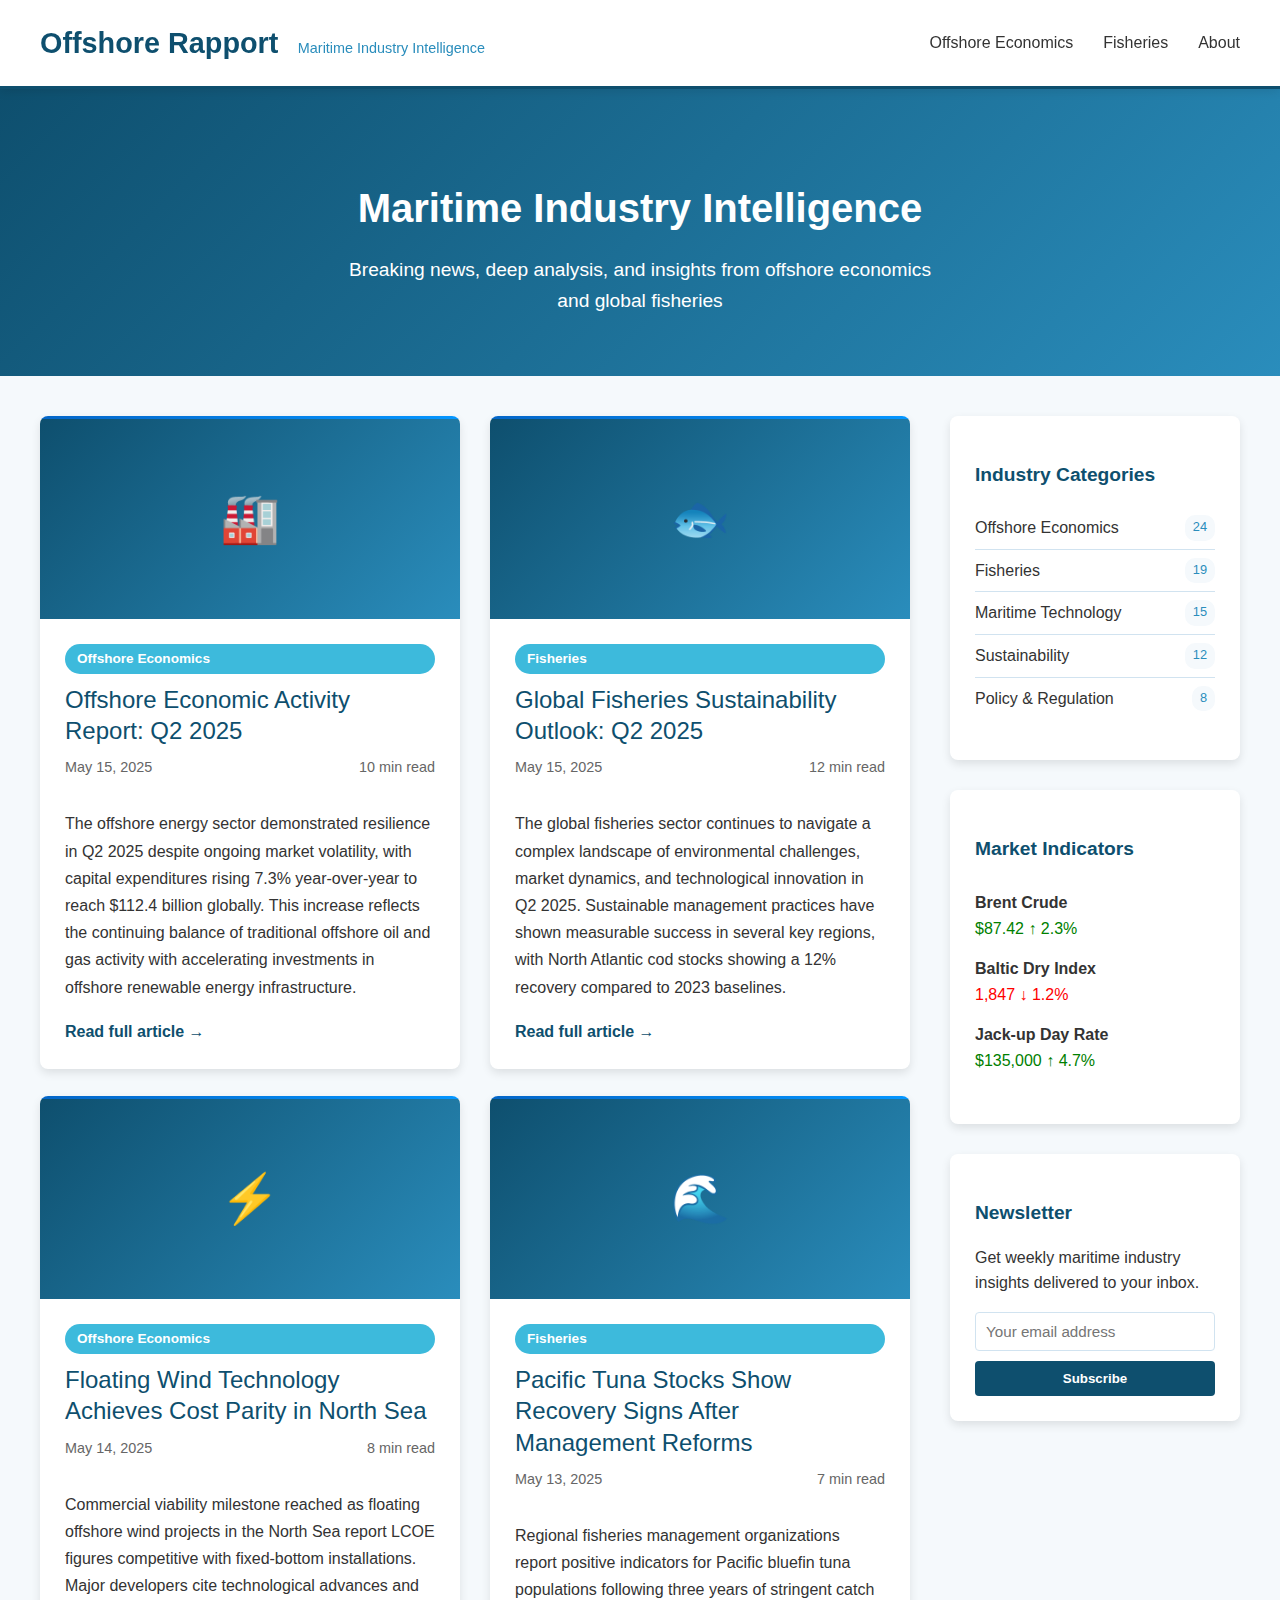
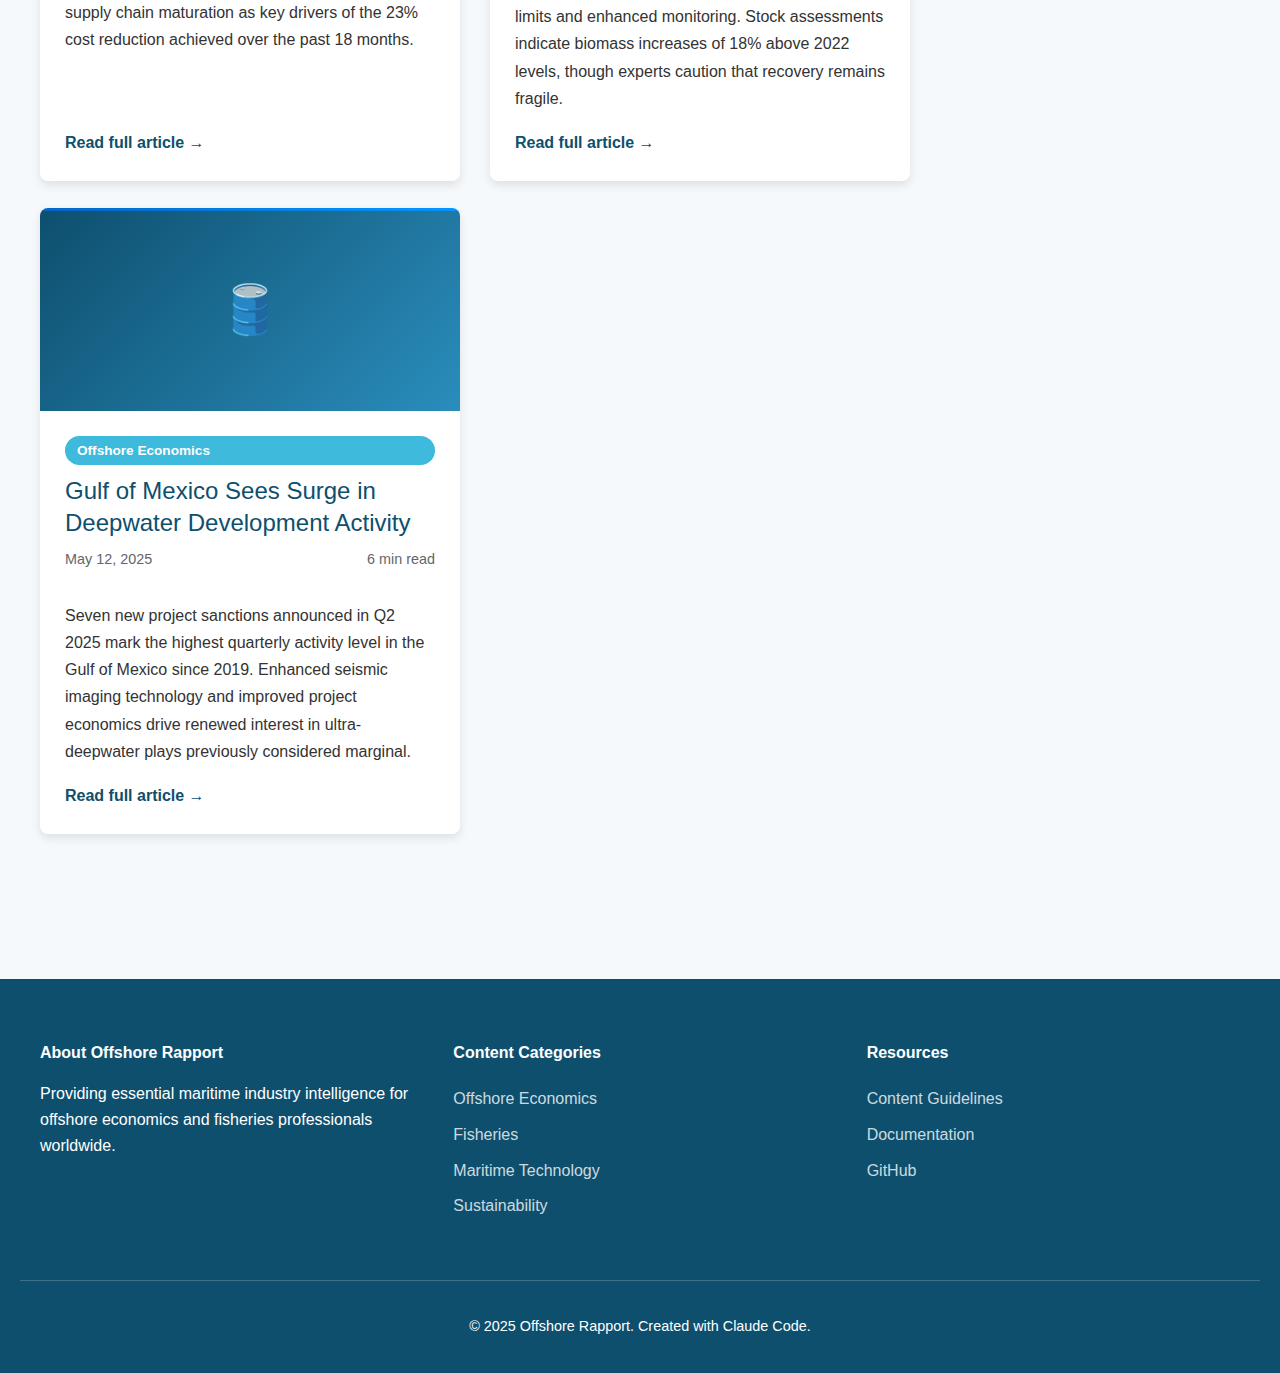
<file: index.html>
<!DOCTYPE html>
<html lang="en">
<head>
  <meta charset="UTF-8">
  <meta name="viewport" content="width=device-width, initial-scale=1.0">
  <title>Offshore Rapport - Maritime Industry Intelligence</title>
  <link rel="stylesheet" href="css/content-styles.css">
  <style>
    :root {
      --primary-color: #0e4f6e;
      --secondary-color: #2a8dbc;
      --accent-color: #3dbadc;
      --text-color: #333;
      --light-color: #f5f9fc;
      --border-color: #d1e3f0;
    }

    body {
      font-family: -apple-system, BlinkMacSystemFont, 'Segoe UI', Roboto, Oxygen, Ubuntu, Cantarell, 'Open Sans', 'Helvetica Neue', sans-serif;
      line-height: 1.6;
      color: var(--text-color);
      background-color: var(--light-color);
      margin: 0;
      padding: 0;
    }

    /* Header */
    header {
      background-color: white;
      border-bottom: 3px solid var(--primary-color);
      box-shadow: 0 2px 10px rgba(0,0,0,0.1);
      position: sticky;
      top: 0;
      z-index: 1000;
    }

    .header-content {
      max-width: 1200px;
      margin: 0 auto;
      padding: 20px;
      display: flex;
      justify-content: space-between;
      align-items: center;
    }

    .logo {
      font-size: 1.8rem;
      font-weight: bold;
      color: var(--primary-color);
      text-decoration: none;
    }

    .tagline {
      font-size: 0.9rem;
      color: var(--secondary-color);
      margin-left: 15px;
    }

    .nav-menu {
      display: flex;
      gap: 30px;
    }

    .nav-menu a {
      color: var(--text-color);
      text-decoration: none;
      font-weight: 500;
      transition: color 0.3s;
    }

    .nav-menu a:hover {
      color: var(--primary-color);
    }

    /* Hero Section */
    .hero {
      background: linear-gradient(135deg, var(--primary-color), var(--secondary-color));
      color: white;
      padding: 60px 20px;
      text-align: center;
    }

    .hero h1 {
      font-size: 2.5rem;
      margin-bottom: 15px;
    }

    .hero p {
      font-size: 1.2rem;
      max-width: 600px;
      margin: 0 auto;
    }

    /* Main Content */
    .main-content {
      max-width: 1200px;
      margin: 0 auto;
      padding: 40px 20px;
      display: grid;
      grid-template-columns: 3fr 1fr;
      gap: 40px;
    }

    /* Articles */
    .articles {
      display: grid;
      gap: 30px;
    }

    .article-card {
      background-color: white;
      border-radius: 8px;
      box-shadow: 0 4px 10px rgba(0,0,0,0.1);
      overflow: hidden;
      transition: transform 0.3s, box-shadow 0.3s;
    }

    .article-card:hover {
      transform: translateY(-5px);
      box-shadow: 0 8px 20px rgba(0,0,0,0.15);
    }

    .article-image {
      height: 200px;
      background: linear-gradient(135deg, var(--primary-color), var(--secondary-color));
      display: flex;
      align-items: center;
      justify-content: center;
      font-size: 3rem;
      color: white;
    }

    .article-content {
      padding: 25px;
    }

    .article-category {
      display: inline-block;
      background-color: var(--accent-color);
      color: white;
      padding: 4px 12px;
      border-radius: 15px;
      font-size: 0.85rem;
      margin-bottom: 10px;
    }

    .article-title {
      font-size: 1.5rem;
      color: var(--primary-color);
      margin-bottom: 10px;
      text-decoration: none;
      display: block;
    }

    .article-title:hover {
      color: var(--secondary-color);
    }

    .article-meta {
      display: flex;
      gap: 15px;
      color: #666;
      font-size: 0.9rem;
      margin-bottom: 15px;
    }

    .article-excerpt {
      color: var(--text-color);
      line-height: 1.7;
      margin-bottom: 15px;
    }

    .read-more {
      color: var(--primary-color);
      text-decoration: none;
      font-weight: 600;
      display: inline-flex;
      align-items: center;
      gap: 5px;
    }

    .read-more:hover {
      color: var(--secondary-color);
    }

    /* Sidebar */
    .sidebar {
      display: flex;
      flex-direction: column;
      gap: 30px;
    }

    .sidebar-section {
      background-color: white;
      border-radius: 8px;
      padding: 25px;
      box-shadow: 0 4px 10px rgba(0,0,0,0.1);
    }

    .sidebar-section h3 {
      color: var(--primary-color);
      margin-bottom: 15px;
      font-size: 1.2rem;
    }

    .category-list {
      list-style: none;
      padding: 0;
    }

    .category-list li {
      padding: 8px 0;
      border-bottom: 1px solid var(--border-color);
    }

    .category-list li:last-child {
      border-bottom: none;
    }

    .category-list a {
      color: var(--text-color);
      text-decoration: none;
      display: flex;
      justify-content: space-between;
    }

    .category-list a:hover {
      color: var(--primary-color);
    }

    .category-count {
      background-color: var(--light-color);
      color: var(--secondary-color);
      padding: 2px 8px;
      border-radius: 10px;
      font-size: 0.8rem;
    }

    /* Newsletter */
    .newsletter-form {
      display: flex;
      flex-direction: column;
      gap: 10px;
    }

    .newsletter-form input {
      padding: 10px;
      border: 1px solid var(--border-color);
      border-radius: 4px;
      font-size: 0.95rem;
    }

    .newsletter-form button {
      background-color: var(--primary-color);
      color: white;
      padding: 10px;
      border: none;
      border-radius: 4px;
      font-weight: 600;
      cursor: pointer;
      transition: background-color 0.3s;
    }

    .newsletter-form button:hover {
      background-color: var(--secondary-color);
    }

    /* Footer */
    footer {
      background-color: var(--primary-color);
      color: white;
      padding: 40px 20px 20px;
      margin-top: 60px;
    }

    .footer-content {
      max-width: 1200px;
      margin: 0 auto;
      display: grid;
      grid-template-columns: repeat(auto-fit, minmax(250px, 1fr));
      gap: 40px;
    }

    .footer-section h4 {
      margin-bottom: 15px;
    }

    .footer-section ul {
      list-style: none;
      padding: 0;
    }

    .footer-section ul li {
      padding: 5px 0;
    }

    .footer-section a {
      color: rgba(255,255,255,0.8);
      text-decoration: none;
    }

    .footer-section a:hover {
      color: white;
    }

    .footer-bottom {
      text-align: center;
      margin-top: 40px;
      padding-top: 20px;
      border-top: 1px solid rgba(255,255,255,0.2);
      font-size: 0.9rem;
    }

    /* Responsive */
    @media (max-width: 768px) {
      .main-content {
        grid-template-columns: 1fr;
      }
      
      .nav-menu {
        display: none;
      }
      
      .footer-content {
        grid-template-columns: 1fr;
      }
      
      .hero h1 {
        font-size: 2rem;
      }
    }
  </style>
</head>
<body>
  <header>
    <div class="header-content">
      <div>
        <a href="/" class="logo">Offshore Rapport</a>
        <span class="tagline">Maritime Industry Intelligence</span>
      </div>
      <nav class="nav-menu">
        <a href="#offshore-economics">Offshore Economics</a>
        <a href="#fisheries">Fisheries</a>
        <a href="#about">About</a>
      </nav>
    </div>
  </header>

  <section class="hero">
    <h1>Maritime Industry Intelligence</h1>
    <p>Breaking news, deep analysis, and insights from offshore economics and global fisheries</p>
  </section>

  <div class="main-content">
    <main class="articles">
      <article class="article-card">
        <div class="article-image">🏭</div>
        <div class="article-content">
          <span class="article-category">Offshore Economics</span>
          <a href="offshore-economics-sample.html" class="article-title">Offshore Economic Activity Report: Q2 2025</a>
          <div class="article-meta">
            <span>May 15, 2025</span>
            <span>10 min read</span>
          </div>
          <p class="article-excerpt">The offshore energy sector demonstrated resilience in Q2 2025 despite ongoing market volatility, with capital expenditures rising 7.3% year-over-year to reach $112.4 billion globally. This increase reflects the continuing balance of traditional offshore oil and gas activity with accelerating investments in offshore renewable energy infrastructure.</p>
          <a href="offshore-economics-sample.html" class="read-more">Read full article →</a>
        </div>
      </article>

      <article class="article-card">
        <div class="article-image">🐟</div>
        <div class="article-content">
          <span class="article-category">Fisheries</span>
          <a href="sample-content.html" class="article-title">Global Fisheries Sustainability Outlook: Q2 2025</a>
          <div class="article-meta">
            <span>May 15, 2025</span>
            <span>12 min read</span>
          </div>
          <p class="article-excerpt">The global fisheries sector continues to navigate a complex landscape of environmental challenges, market dynamics, and technological innovation in Q2 2025. Sustainable management practices have shown measurable success in several key regions, with North Atlantic cod stocks showing a 12% recovery compared to 2023 baselines.</p>
          <a href="sample-content.html" class="read-more">Read full article →</a>
        </div>
      </article>

      <article class="article-card">
        <div class="article-image">⚡</div>
        <div class="article-content">
          <span class="article-category">Offshore Economics</span>
          <div class="article-title">Floating Wind Technology Achieves Cost Parity in North Sea</div>
          <div class="article-meta">
            <span>May 14, 2025</span>
            <span>8 min read</span>
          </div>
          <p class="article-excerpt">Commercial viability milestone reached as floating offshore wind projects in the North Sea report LCOE figures competitive with fixed-bottom installations. Major developers cite technological advances and supply chain maturation as key drivers of the 23% cost reduction achieved over the past 18 months.</p>
          <a href="#" class="read-more">Read full article →</a>
        </div>
      </article>

      <article class="article-card">
        <div class="article-image">🌊</div>
        <div class="article-content">
          <span class="article-category">Fisheries</span>
          <div class="article-title">Pacific Tuna Stocks Show Recovery Signs After Management Reforms</div>
          <div class="article-meta">
            <span>May 13, 2025</span>
            <span>7 min read</span>
          </div>
          <p class="article-excerpt">Regional fisheries management organizations report positive indicators for Pacific bluefin tuna populations following three years of stringent catch limits and enhanced monitoring. Stock assessments indicate biomass increases of 18% above 2022 levels, though experts caution that recovery remains fragile.</p>
          <a href="#" class="read-more">Read full article →</a>
        </div>
      </article>

      <article class="article-card">
        <div class="article-image">🛢️</div>
        <div class="article-content">
          <span class="article-category">Offshore Economics</span>
          <div class="article-title">Gulf of Mexico Sees Surge in Deepwater Development Activity</div>
          <div class="article-meta">
            <span>May 12, 2025</span>
            <span>6 min read</span>
          </div>
          <p class="article-excerpt">Seven new project sanctions announced in Q2 2025 mark the highest quarterly activity level in the Gulf of Mexico since 2019. Enhanced seismic imaging technology and improved project economics drive renewed interest in ultra-deepwater plays previously considered marginal.</p>
          <a href="#" class="read-more">Read full article →</a>
        </div>
      </article>
    </main>

    <aside class="sidebar">
      <section class="sidebar-section">
        <h3>Industry Categories</h3>
        <ul class="category-list">
          <li><a href="#offshore-economics">Offshore Economics <span class="category-count">24</span></a></li>
          <li><a href="#fisheries">Fisheries <span class="category-count">19</span></a></li>
          <li><a href="#technology">Maritime Technology <span class="category-count">15</span></a></li>
          <li><a href="#sustainability">Sustainability <span class="category-count">12</span></a></li>
          <li><a href="#regulation">Policy & Regulation <span class="category-count">8</span></a></li>
        </ul>
      </section>

      <section class="sidebar-section">
        <h3>Market Indicators</h3>
        <div style="padding: 10px 0;">
          <div style="margin-bottom: 15px;">
            <strong>Brent Crude</strong>
            <div style="color: green;">$87.42 ↑ 2.3%</div>
          </div>
          <div style="margin-bottom: 15px;">
            <strong>Baltic Dry Index</strong>
            <div style="color: red;">1,847 ↓ 1.2%</div>
          </div>
          <div style="margin-bottom: 15px;">
            <strong>Jack-up Day Rate</strong>
            <div style="color: green;">$135,000 ↑ 4.7%</div>
          </div>
        </div>
      </section>

      <section class="sidebar-section">
        <h3>Newsletter</h3>
        <p>Get weekly maritime industry insights delivered to your inbox.</p>
        <form class="newsletter-form">
          <input type="email" placeholder="Your email address" required>
          <button type="submit">Subscribe</button>
        </form>
      </section>
    </aside>
  </div>

  <footer>
    <div class="footer-content">
      <div class="footer-section">
        <h4>About Offshore Rapport</h4>
        <p>Providing essential maritime industry intelligence for offshore economics and fisheries professionals worldwide.</p>
      </div>
      <div class="footer-section">
        <h4>Content Categories</h4>
        <ul>
          <li><a href="#offshore-economics">Offshore Economics</a></li>
          <li><a href="#fisheries">Fisheries</a></li>
          <li><a href="#technology">Maritime Technology</a></li>
          <li><a href="#sustainability">Sustainability</a></li>
        </ul>
      </div>
      <div class="footer-section">
        <h4>Resources</h4>
        <ul>
          <li><a href="workflow.html">Content Guidelines</a></li>
          <li><a href="instructions.html">Documentation</a></li>
          <li><a href="https://github.com/Domusgpt/offshore-rapport-v6">GitHub</a></li>
        </ul>
      </div>
    </div>
    <div class="footer-bottom">
      <p>© 2025 Offshore Rapport. Created with Claude Code.</p>
    </div>
  </footer>

  <script>
    // Simple JavaScript for newsletter form
    document.querySelector('.newsletter-form').addEventListener('submit', function(e) {
      e.preventDefault();
      alert('Thank you for subscribing! Weekly updates will be sent to your email.');
      this.reset();
    });
  </script>
</body>
</html>
</file>
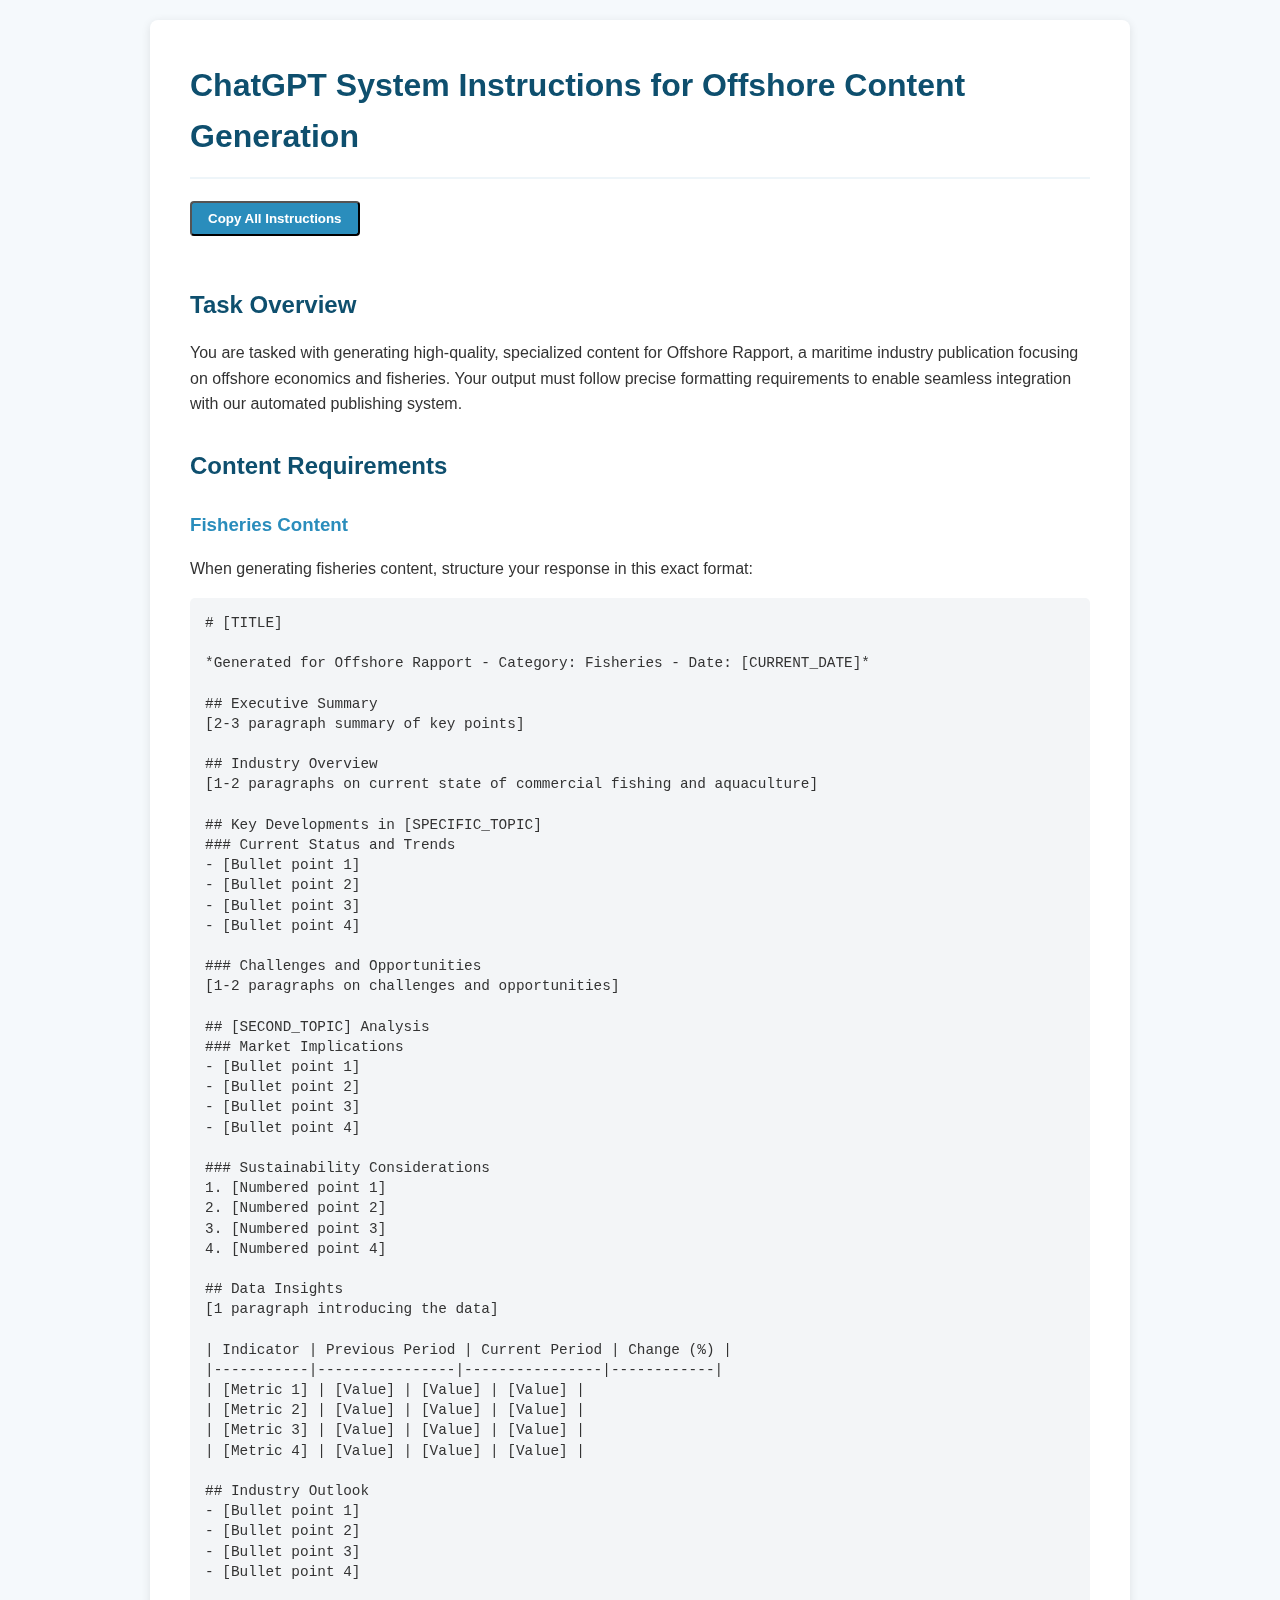
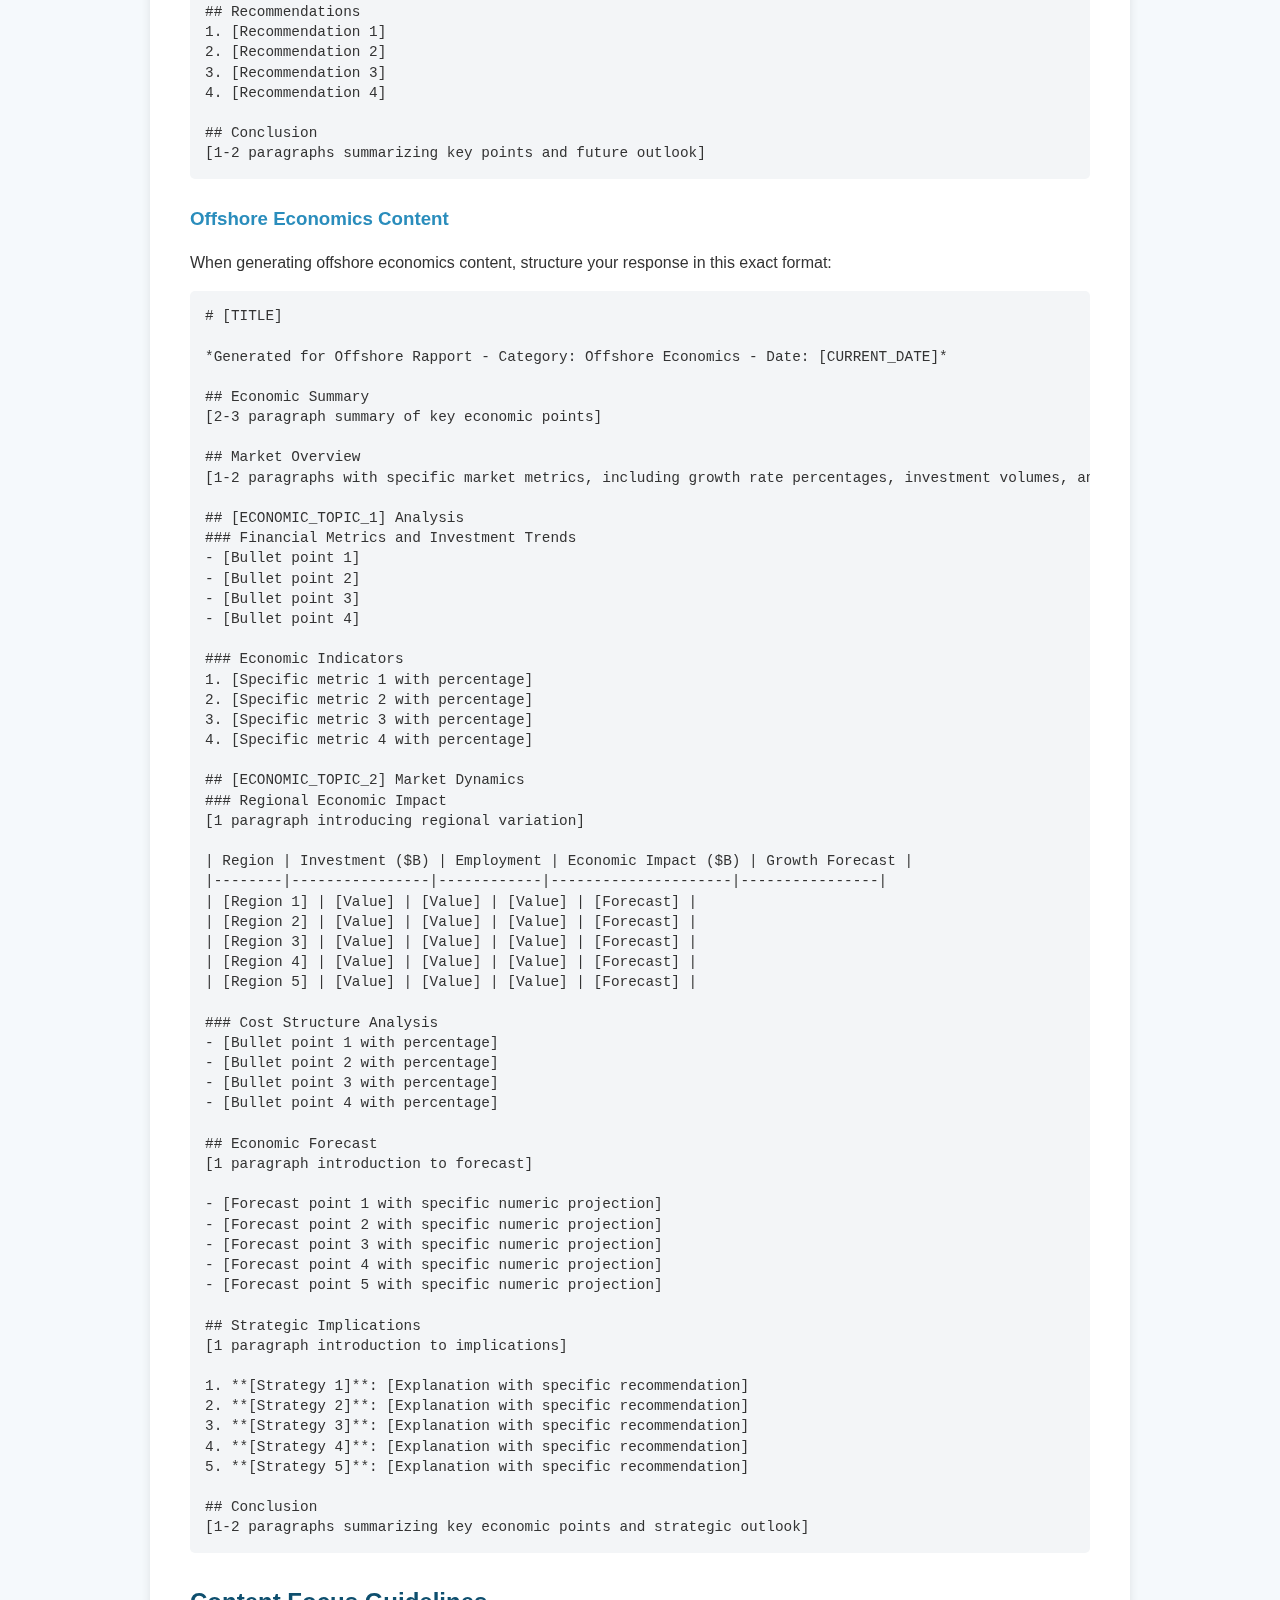
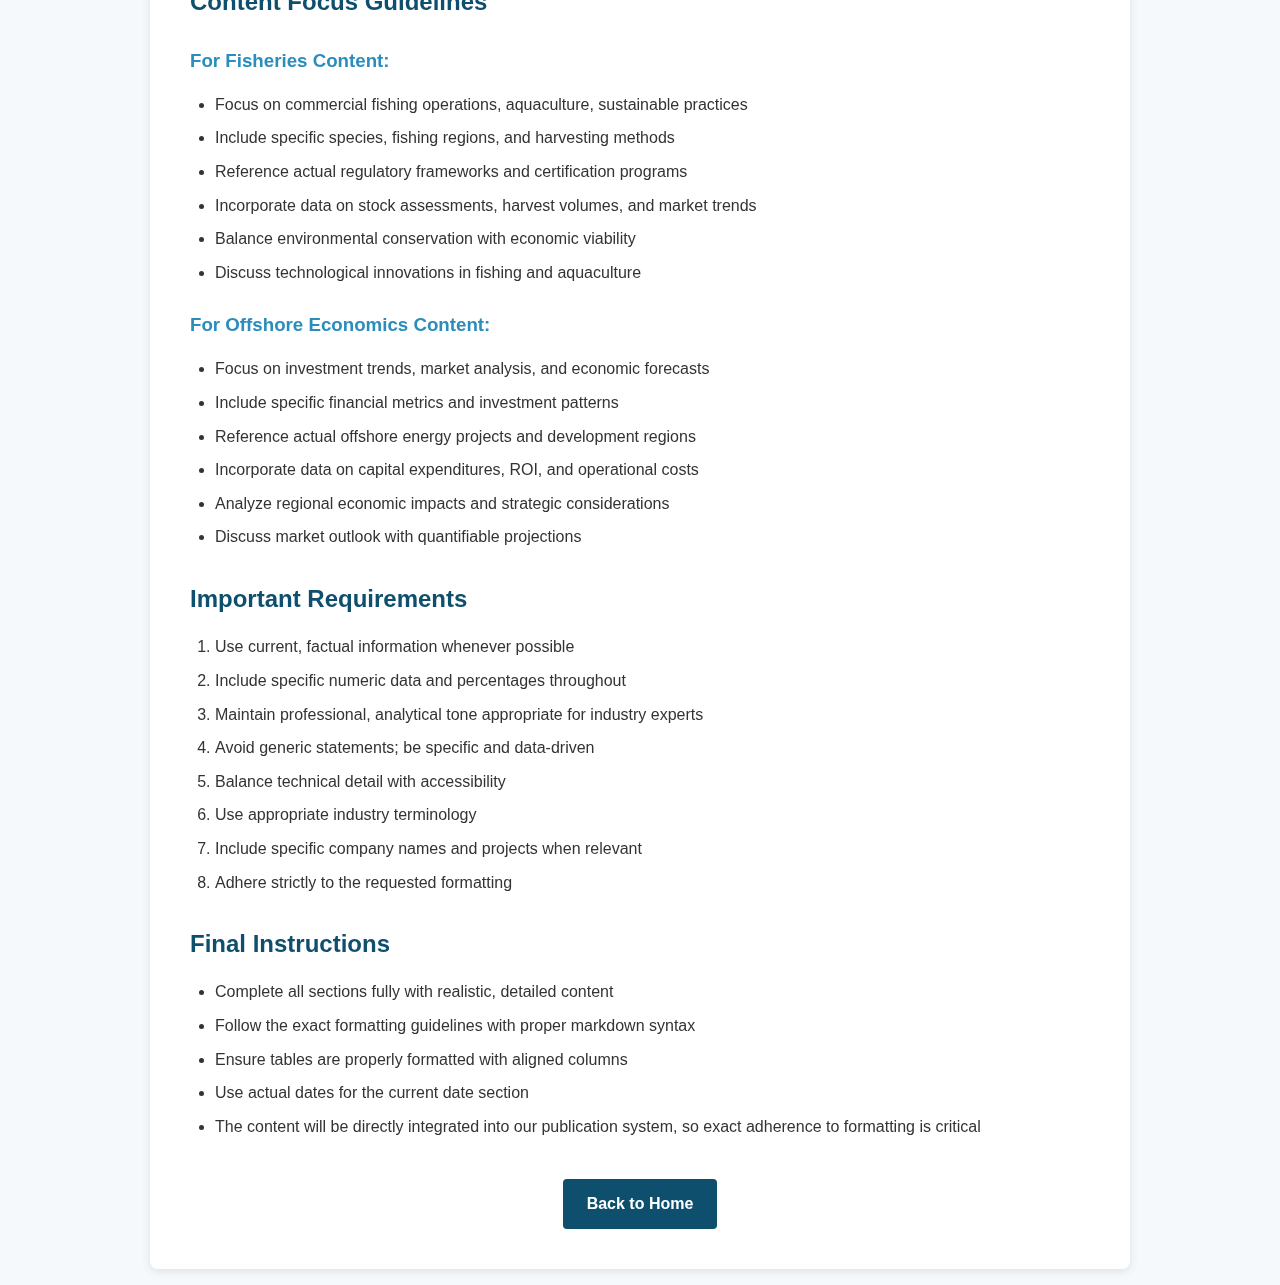
<file: instructions.html>
<!DOCTYPE html>
<html lang="en">
<head>
  <meta charset="UTF-8">
  <meta name="viewport" content="width=device-width, initial-scale=1.0">
  <title>ChatGPT Instructions - Offshore Rapport v6</title>
  <link rel="stylesheet" href="css/content-styles.css">
  <style>
    body {
      font-family: -apple-system, BlinkMacSystemFont, 'Segoe UI', Roboto, Oxygen, Ubuntu, Cantarell, 'Open Sans', 'Helvetica Neue', sans-serif;
      line-height: 1.6;
      color: #333;
      background-color: #f5f9fc;
      margin: 0;
      padding: 20px;
    }

    .container {
      max-width: 900px;
      margin: 0 auto;
      background-color: white;
      padding: 40px;
      border-radius: 8px;
      box-shadow: 0 2px 10px rgba(0, 0, 0, 0.1);
    }

    h1 {
      color: #0e4f6e;
      margin-top: 0;
      padding-bottom: 15px;
      border-bottom: 2px solid #eef5f9;
    }

    h2 {
      color: #0e4f6e;
      margin-top: 30px;
      margin-bottom: 15px;
    }

    h3 {
      color: #2a8dbc;
      margin-top: 25px;
      margin-bottom: 10px;
    }

    code {
      background-color: #f3f5f7;
      padding: 2px 5px;
      border-radius: 3px;
      font-family: 'SFMono-Regular', Consolas, 'Liberation Mono', Menlo, monospace;
      font-size: 0.9em;
    }

    pre {
      background-color: #f3f5f7;
      padding: 15px;
      border-radius: 5px;
      overflow: auto;
      line-height: 1.4;
    }

    pre code {
      background: none;
      padding: 0;
    }

    a {
      color: #2a8dbc;
      text-decoration: none;
    }

    a:hover {
      text-decoration: underline;
    }

    ul, ol {
      padding-left: 25px;
    }

    li {
      margin-bottom: 8px;
    }

    blockquote {
      margin: 0;
      padding-left: 20px;
      border-left: 4px solid #d1e3f0;
      color: #4a5568;
    }

    .navigation {
      margin-top: 40px;
      text-align: center;
    }

    .btn {
      display: inline-block;
      background-color: #0e4f6e;
      color: white;
      padding: 12px 24px;
      border-radius: 4px;
      text-decoration: none;
      font-weight: 600;
      transition: background-color 0.3s;
    }

    .btn:hover {
      background-color: #0c3f58;
      text-decoration: none;
    }

    .copy-button {
      display: inline-block;
      background-color: #2a8dbc;
      color: white;
      padding: 8px 16px;
      border-radius: 4px;
      text-decoration: none;
      font-weight: 600;
      cursor: pointer;
      margin-bottom: 20px;
    }

    .copy-button:hover {
      background-color: #1e6d9c;
    }
  </style>
</head>
<body>
  <div class="container">
    <h1>ChatGPT System Instructions for Offshore Content Generation</h1>
    
    <button class="copy-button" onclick="copyInstructions()">Copy All Instructions</button>
    
    <h2>Task Overview</h2>
    <p>You are tasked with generating high-quality, specialized content for Offshore Rapport, a maritime industry publication focusing on offshore economics and fisheries. Your output must follow precise formatting requirements to enable seamless integration with our automated publishing system.</p>
    
    <h2>Content Requirements</h2>
    
    <h3>Fisheries Content</h3>
    <p>When generating fisheries content, structure your response in this exact format:</p>
    
    <pre><code># [TITLE]

*Generated for Offshore Rapport - Category: Fisheries - Date: [CURRENT_DATE]*

## Executive Summary
[2-3 paragraph summary of key points]

## Industry Overview
[1-2 paragraphs on current state of commercial fishing and aquaculture]

## Key Developments in [SPECIFIC_TOPIC]
### Current Status and Trends
- [Bullet point 1]
- [Bullet point 2]
- [Bullet point 3]
- [Bullet point 4]

### Challenges and Opportunities
[1-2 paragraphs on challenges and opportunities]

## [SECOND_TOPIC] Analysis
### Market Implications
- [Bullet point 1]
- [Bullet point 2]
- [Bullet point 3]
- [Bullet point 4]

### Sustainability Considerations
1. [Numbered point 1]
2. [Numbered point 2]
3. [Numbered point 3]
4. [Numbered point 4]

## Data Insights
[1 paragraph introducing the data]

| Indicator | Previous Period | Current Period | Change (%) |
|-----------|----------------|----------------|------------|
| [Metric 1] | [Value] | [Value] | [Value] |
| [Metric 2] | [Value] | [Value] | [Value] |
| [Metric 3] | [Value] | [Value] | [Value] |
| [Metric 4] | [Value] | [Value] | [Value] |

## Industry Outlook
- [Bullet point 1]
- [Bullet point 2]
- [Bullet point 3]
- [Bullet point 4]

## Recommendations
1. [Recommendation 1]
2. [Recommendation 2]
3. [Recommendation 3]
4. [Recommendation 4]

## Conclusion
[1-2 paragraphs summarizing key points and future outlook]</code></pre>
    
    <h3>Offshore Economics Content</h3>
    <p>When generating offshore economics content, structure your response in this exact format:</p>
    
    <pre><code># [TITLE]

*Generated for Offshore Rapport - Category: Offshore Economics - Date: [CURRENT_DATE]*

## Economic Summary
[2-3 paragraph summary of key economic points]

## Market Overview
[1-2 paragraphs with specific market metrics, including growth rate percentages, investment volumes, and completion rates]

## [ECONOMIC_TOPIC_1] Analysis
### Financial Metrics and Investment Trends
- [Bullet point 1]
- [Bullet point 2]
- [Bullet point 3]
- [Bullet point 4]

### Economic Indicators
1. [Specific metric 1 with percentage]
2. [Specific metric 2 with percentage]
3. [Specific metric 3 with percentage]
4. [Specific metric 4 with percentage]

## [ECONOMIC_TOPIC_2] Market Dynamics
### Regional Economic Impact
[1 paragraph introducing regional variation]

| Region | Investment ($B) | Employment | Economic Impact ($B) | Growth Forecast |
|--------|----------------|------------|---------------------|----------------|
| [Region 1] | [Value] | [Value] | [Value] | [Forecast] |
| [Region 2] | [Value] | [Value] | [Value] | [Forecast] |
| [Region 3] | [Value] | [Value] | [Value] | [Forecast] |
| [Region 4] | [Value] | [Value] | [Value] | [Forecast] |
| [Region 5] | [Value] | [Value] | [Value] | [Forecast] |

### Cost Structure Analysis
- [Bullet point 1 with percentage]
- [Bullet point 2 with percentage]
- [Bullet point 3 with percentage]
- [Bullet point 4 with percentage]

## Economic Forecast
[1 paragraph introduction to forecast]

- [Forecast point 1 with specific numeric projection]
- [Forecast point 2 with specific numeric projection]
- [Forecast point 3 with specific numeric projection]
- [Forecast point 4 with specific numeric projection]
- [Forecast point 5 with specific numeric projection]

## Strategic Implications
[1 paragraph introduction to implications]

1. **[Strategy 1]**: [Explanation with specific recommendation]
2. **[Strategy 2]**: [Explanation with specific recommendation]
3. **[Strategy 3]**: [Explanation with specific recommendation]
4. **[Strategy 4]**: [Explanation with specific recommendation]
5. **[Strategy 5]**: [Explanation with specific recommendation]

## Conclusion
[1-2 paragraphs summarizing key economic points and strategic outlook]</code></pre>
    
    <h2>Content Focus Guidelines</h2>
    
    <h3>For Fisheries Content:</h3>
    <ul>
      <li>Focus on commercial fishing operations, aquaculture, sustainable practices</li>
      <li>Include specific species, fishing regions, and harvesting methods</li>
      <li>Reference actual regulatory frameworks and certification programs</li>
      <li>Incorporate data on stock assessments, harvest volumes, and market trends</li>
      <li>Balance environmental conservation with economic viability</li>
      <li>Discuss technological innovations in fishing and aquaculture</li>
    </ul>
    
    <h3>For Offshore Economics Content:</h3>
    <ul>
      <li>Focus on investment trends, market analysis, and economic forecasts</li>
      <li>Include specific financial metrics and investment patterns</li>
      <li>Reference actual offshore energy projects and development regions</li>
      <li>Incorporate data on capital expenditures, ROI, and operational costs</li>
      <li>Analyze regional economic impacts and strategic considerations</li>
      <li>Discuss market outlook with quantifiable projections</li>
    </ul>
    
    <h2>Important Requirements</h2>
    <ol>
      <li>Use current, factual information whenever possible</li>
      <li>Include specific numeric data and percentages throughout</li>
      <li>Maintain professional, analytical tone appropriate for industry experts</li>
      <li>Avoid generic statements; be specific and data-driven</li>
      <li>Balance technical detail with accessibility</li>
      <li>Use appropriate industry terminology</li>
      <li>Include specific company names and projects when relevant</li>
      <li>Adhere strictly to the requested formatting</li>
    </ol>
    
    <h2>Final Instructions</h2>
    <ul>
      <li>Complete all sections fully with realistic, detailed content</li>
      <li>Follow the exact formatting guidelines with proper markdown syntax</li>
      <li>Ensure tables are properly formatted with aligned columns</li>
      <li>Use actual dates for the current date section</li>
      <li>The content will be directly integrated into our publication system, so exact adherence to formatting is critical</li>
    </ul>
    
    <div class="navigation">
      <a href="index.html" class="btn">Back to Home</a>
    </div>
  </div>
  
  <script>
    function copyInstructions() {
      const container = document.querySelector('.container');
      const range = document.createRange();
      range.selectNode(container);
      window.getSelection().removeAllRanges();
      window.getSelection().addRange(range);
      document.execCommand('copy');
      window.getSelection().removeAllRanges();
      
      const button = document.querySelector('.copy-button');
      const originalText = button.textContent;
      button.textContent = 'Copied!';
      setTimeout(() => {
        button.textContent = originalText;
      }, 2000);
    }
  </script>
</body>
</html>
</file>
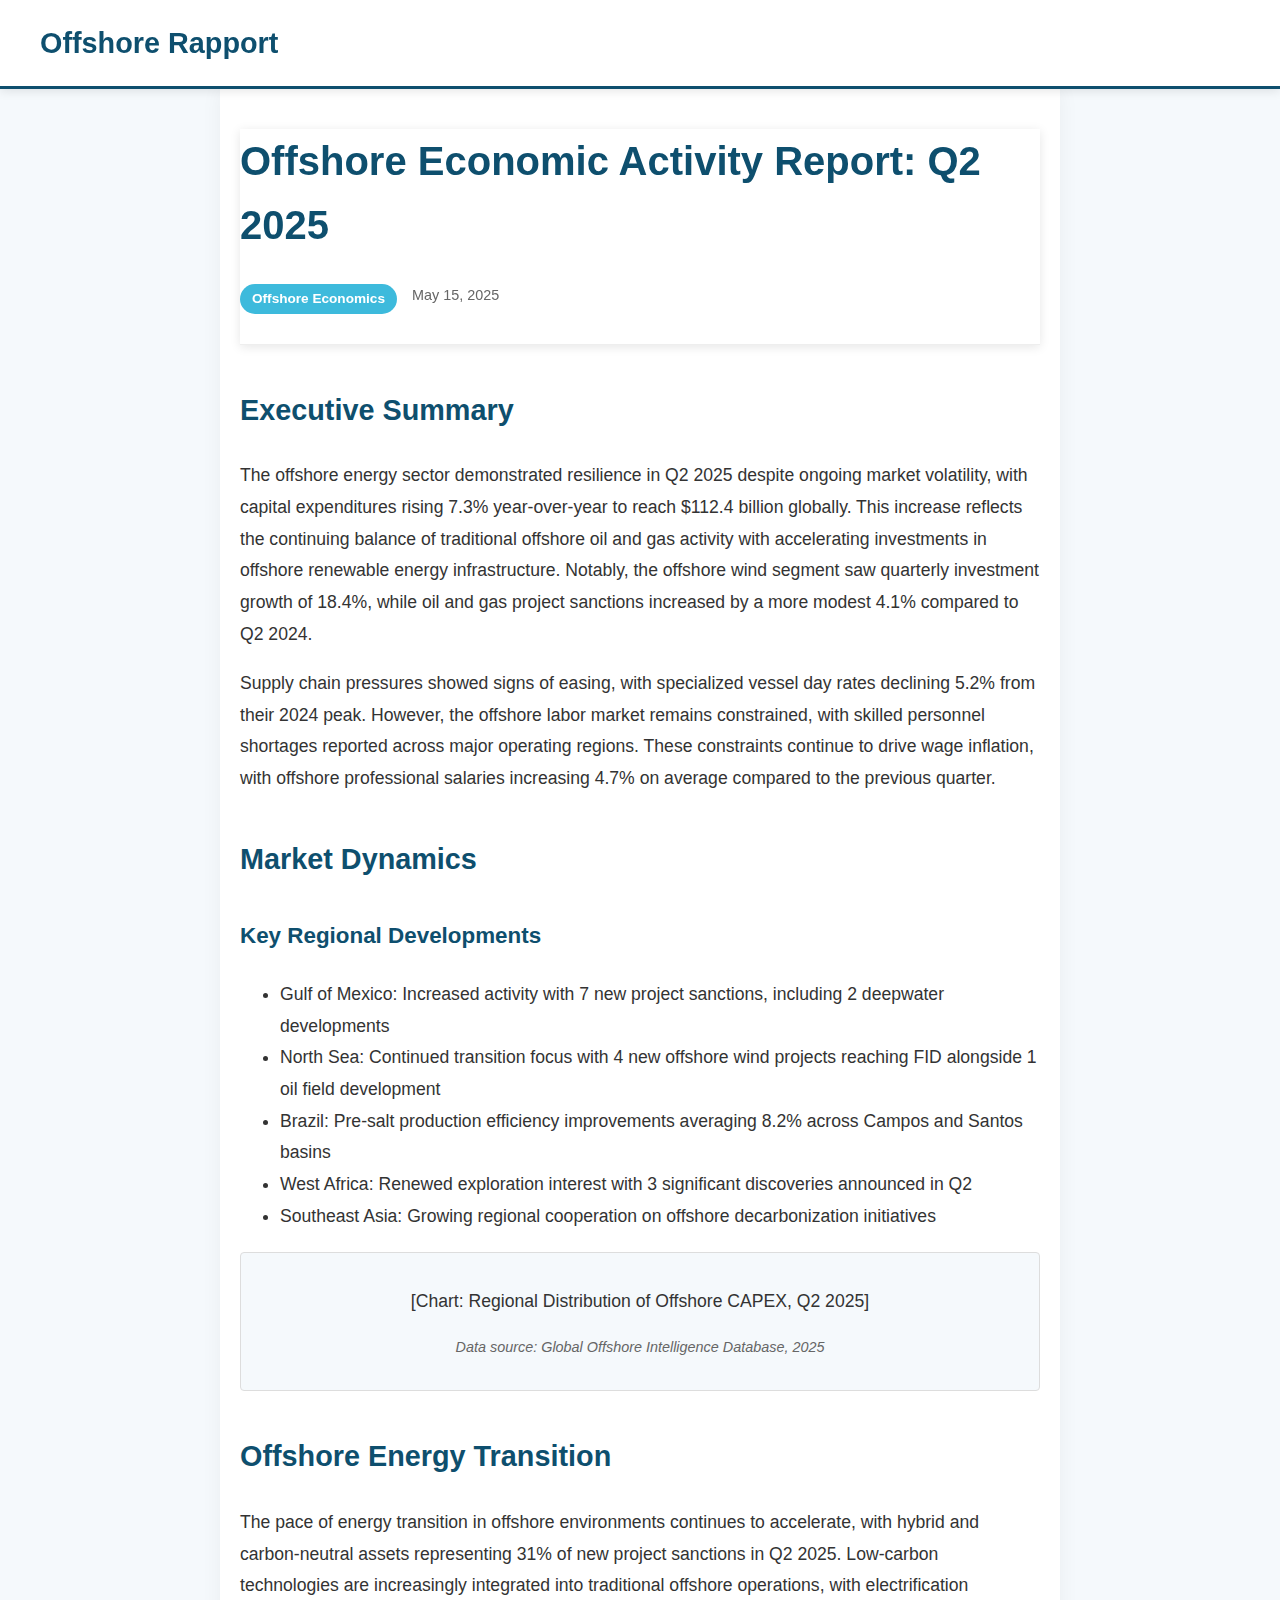
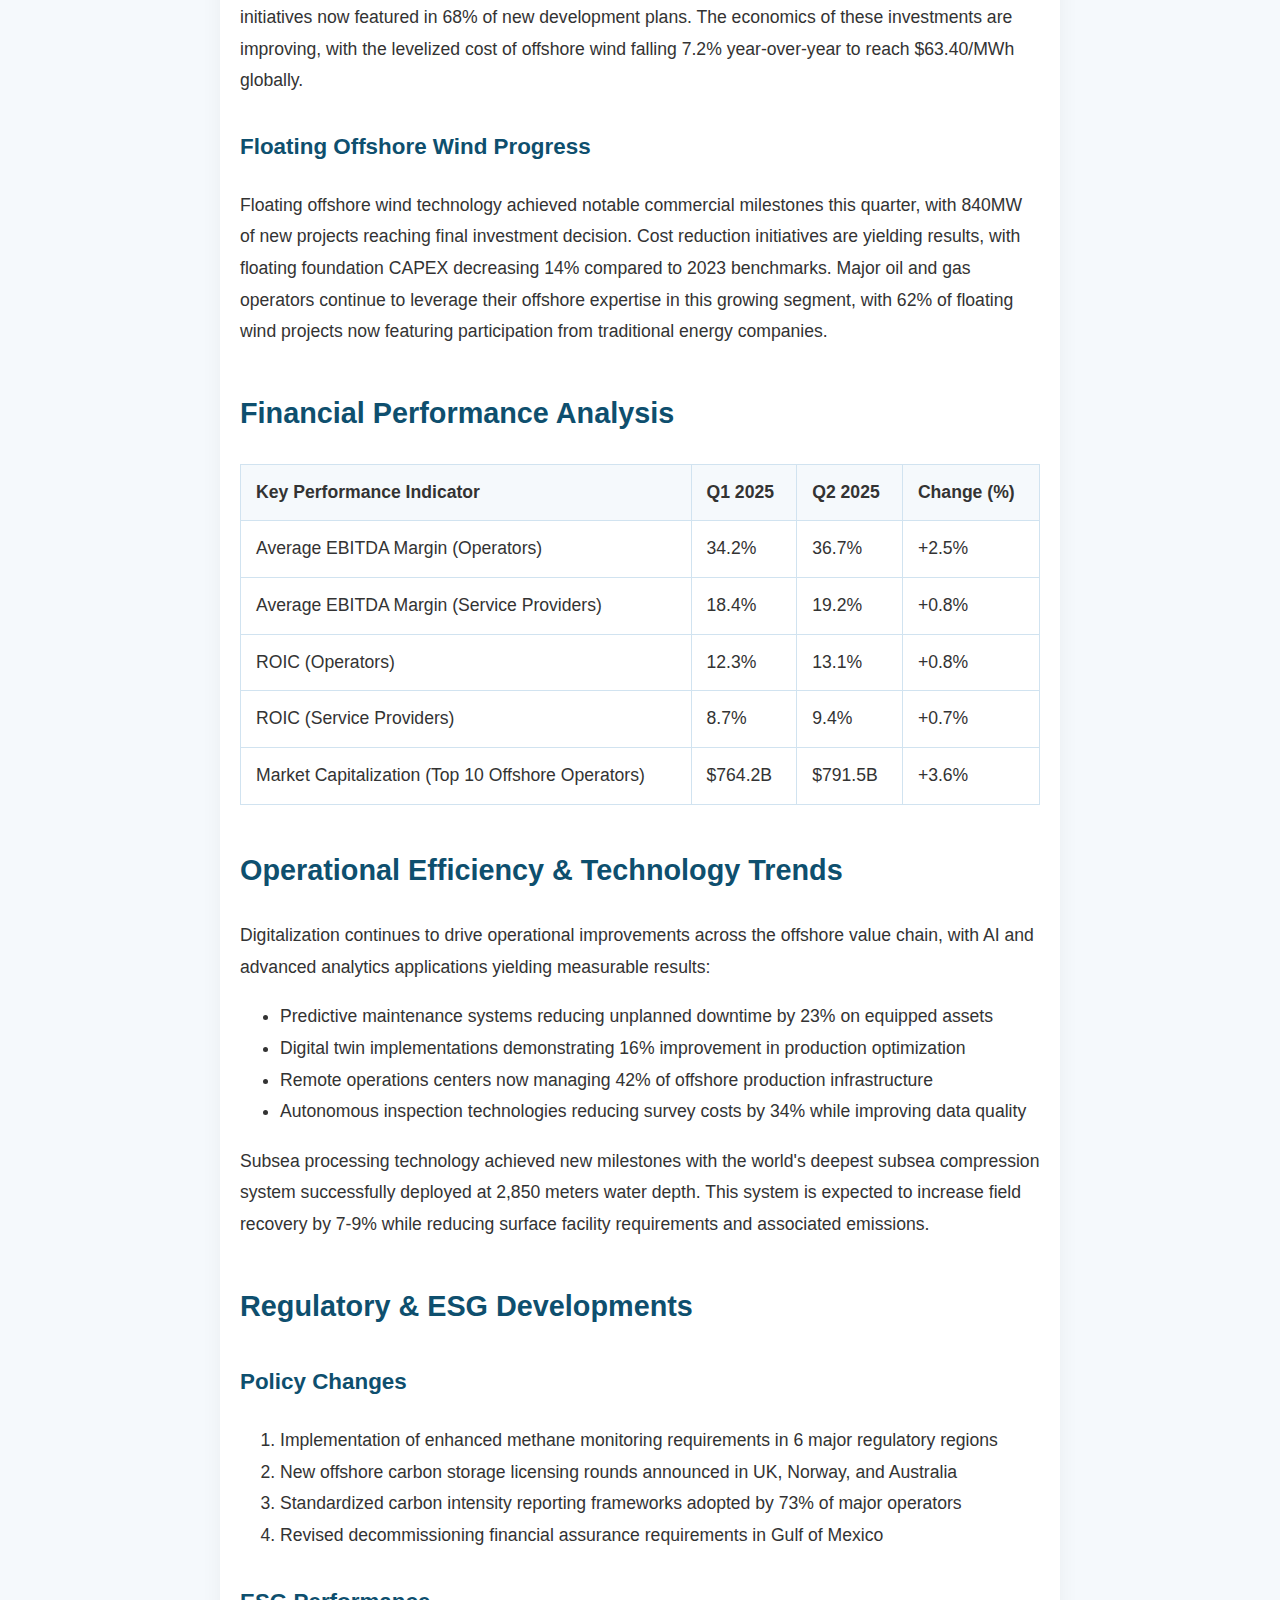
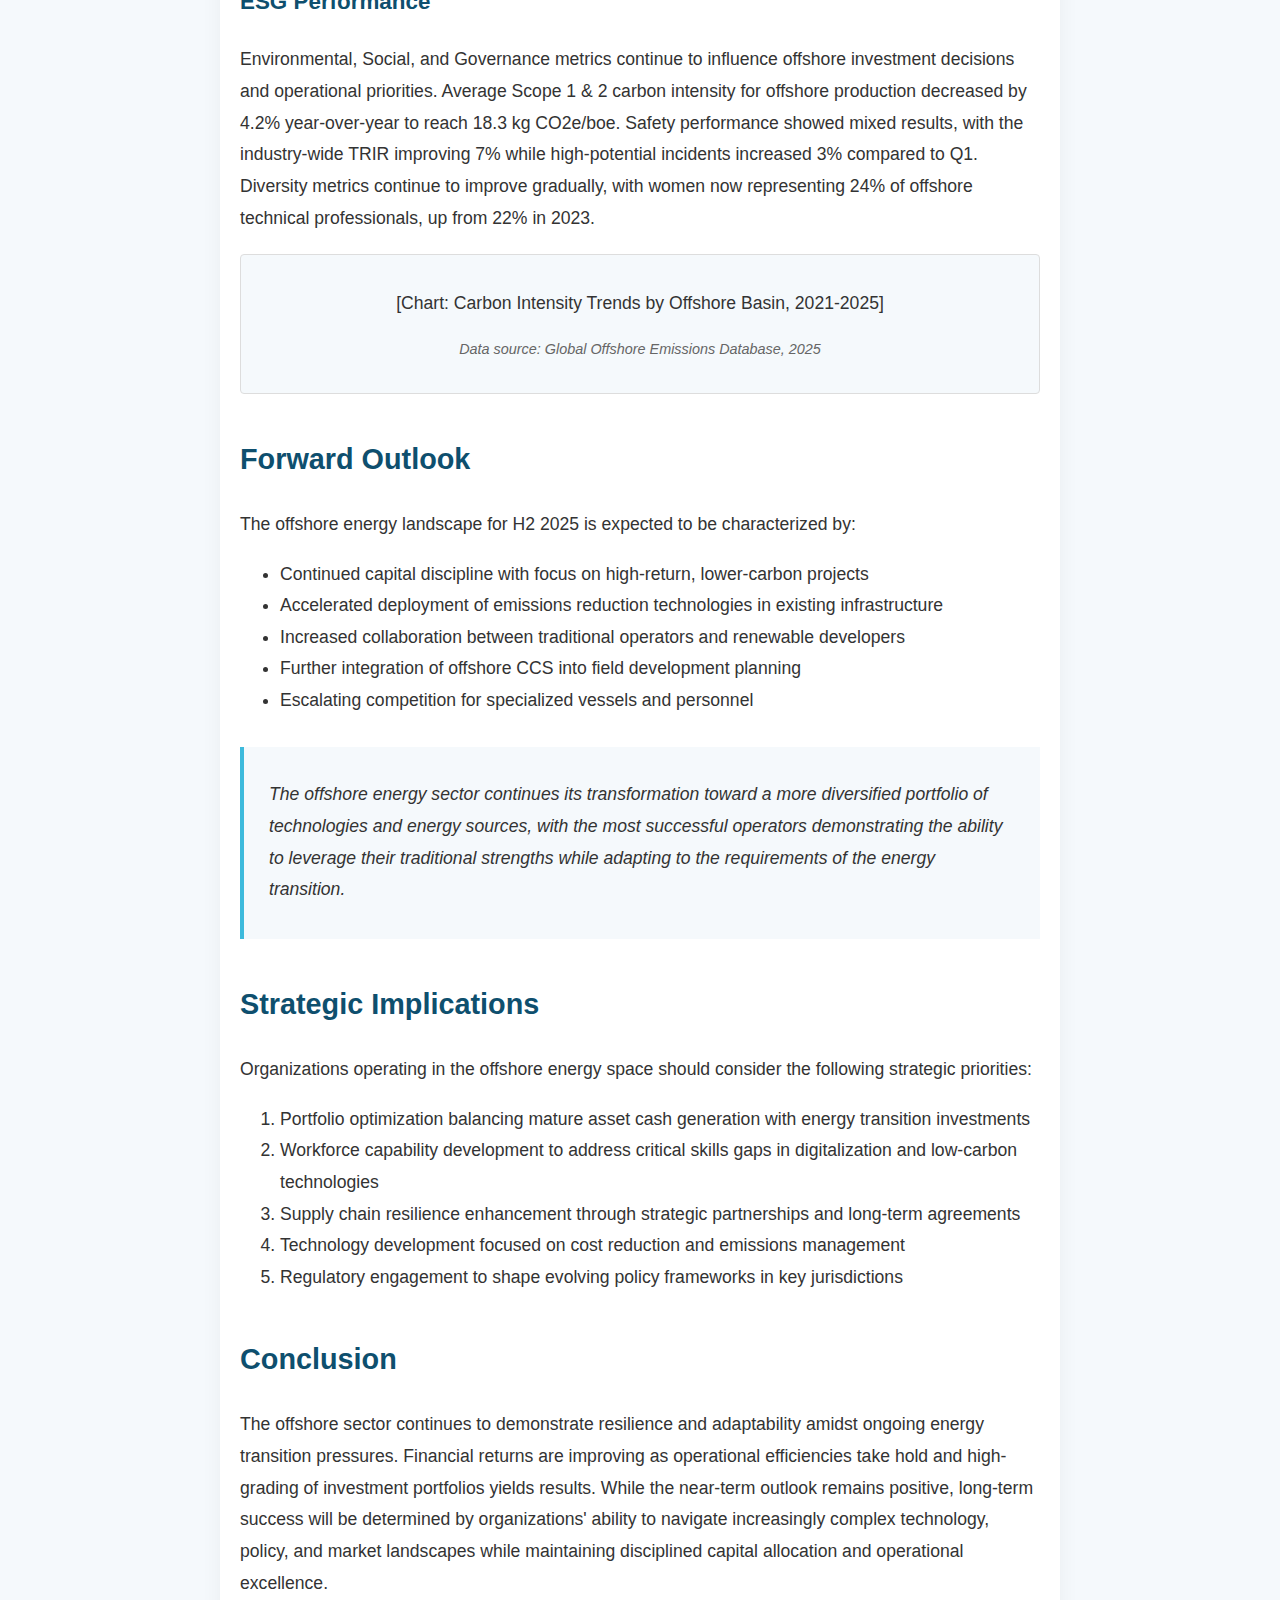
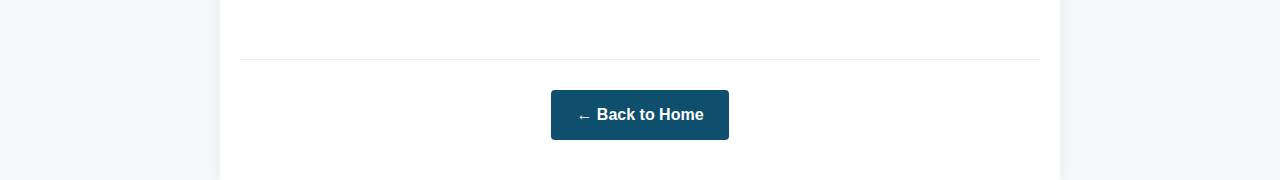
<file: offshore-economics-sample.html>
<!DOCTYPE html>
<html lang="en">
<head>
  <meta charset="UTF-8">
  <meta name="viewport" content="width=device-width, initial-scale=1.0">
  <title>Offshore Economic Activity Report - Offshore Rapport</title>
  <link rel="stylesheet" href="css/content-styles.css">
  <style>
    :root {
      --primary-color: #0e4f6e;
      --secondary-color: #2a8dbc;
      --accent-color: #3dbadc;
      --text-color: #333;
      --light-color: #f5f9fc;
      --border-color: #d1e3f0;
    }
    body {
      font-family: -apple-system, BlinkMacSystemFont, 'Segoe UI', Roboto, Oxygen, Ubuntu, Cantarell, 'Open Sans', 'Helvetica Neue', sans-serif;
      line-height: 1.6;
      margin: 0;
      padding: 0;
      color: var(--text-color);
      background-color: var(--light-color);
    }
    header {
      background-color: white;
      border-bottom: 3px solid var(--primary-color);
      box-shadow: 0 2px 10px rgba(0,0,0,0.1);
      position: sticky;
      top: 0;
      z-index: 1000;
    }
    .header-content {
      max-width: 1200px;
      margin: 0 auto;
      padding: 20px;
      display: flex;
      justify-content: space-between;
      align-items: center;
    }
    .logo {
      font-size: 1.8rem;
      font-weight: bold;
      color: var(--primary-color);
      text-decoration: none;
    }
    .main-container {
      max-width: 800px;
      margin: 0 auto;
      padding: 40px 20px;
      background-color: white;
      box-shadow: 0 0 20px rgba(0,0,0,0.05);
    }
    .content-header {
      margin-bottom: 30px;
      border-bottom: 1px solid #eee;
      padding-bottom: 20px;
    }
    .content-title {
      margin-top: 0;
      color: var(--primary-color);
      font-size: 2.5rem;
    }
    .content-meta {
      display: flex;
      font-size: 0.9rem;
      color: #666;
      margin-bottom: 10px;
    }
    .content-category, .content-date {
      margin-right: 15px;
    }
    .content-category {
      background-color: var(--accent-color);
      color: white;
      padding: 4px 12px;
      border-radius: 15px;
      font-size: 0.85rem;
      font-weight: bold;
    }
    .content-body {
      line-height: 1.8;
      font-size: 1.1rem;
    }
    .content-body h2 {
      color: var(--primary-color);
      margin-top: 40px;
      font-size: 1.8rem;
    }
    .content-body h3 {
      color: var(--primary-color);
      margin-top: 30px;
      font-size: 1.4rem;
    }
    .content-body table {
      width: 100%;
      border-collapse: collapse;
      margin: 20px 0;
    }
    .content-body th, .content-body td {
      border: 1px solid var(--border-color);
      padding: 12px 15px;
      text-align: left;
    }
    .content-body th {
      background-color: var(--light-color);
      font-weight: 600;
    }
    .content-body blockquote {
      border-left: 4px solid var(--accent-color);
      margin: 30px 0;
      padding: 15px 25px;
      background-color: var(--light-color);
      font-style: italic;
      font-size: 1.1rem;
    }
    .content-body .chart {
      background-color: #f5f9fc;
      border: 1px solid #ddd;
      padding: 15px;
      margin: 20px 0;
      text-align: center;
      border-radius: 4px;
    }
    .chart-caption {
      font-style: italic;
      color: #666;
      font-size: 0.9rem;
      margin-top: 10px;
    }
    .navigation {
      margin-top: 60px;
      text-align: center;
      padding-top: 30px;
      border-top: 1px solid #eee;
    }
    .navigation a {
      display: inline-block;
      padding: 12px 25px;
      background-color: var(--primary-color);
      color: white;
      text-decoration: none;
      border-radius: 4px;
      font-weight: 600;
      transition: background-color 0.3s;
    }
    .navigation a:hover {
      background-color: var(--secondary-color);
    }
  </style>
</head>
<body>
  <header>
    <div class="header-content">
      <a href="index.html" class="logo">Offshore Rapport</a>
    </div>
  </header>
  
  <div class="main-container">
    <article class="content">
      <header class="content-header">
      <h1 class="content-title">Offshore Economic Activity Report: Q2 2025</h1>
      <div class="content-meta">
        <span class="content-category">Offshore Economics</span>
        <span class="content-date">May 15, 2025</span>
      </div>
    </header>
    
    <div class="content-body">
      <h2>Executive Summary</h2>
      
      <p>The offshore energy sector demonstrated resilience in Q2 2025 despite ongoing market volatility, with capital expenditures rising 7.3% year-over-year to reach $112.4 billion globally. This increase reflects the continuing balance of traditional offshore oil and gas activity with accelerating investments in offshore renewable energy infrastructure. Notably, the offshore wind segment saw quarterly investment growth of 18.4%, while oil and gas project sanctions increased by a more modest 4.1% compared to Q2 2024.</p>

      <p>Supply chain pressures showed signs of easing, with specialized vessel day rates declining 5.2% from their 2024 peak. However, the offshore labor market remains constrained, with skilled personnel shortages reported across major operating regions. These constraints continue to drive wage inflation, with offshore professional salaries increasing 4.7% on average compared to the previous quarter.</p>

      <h2>Market Dynamics</h2>

      <h3>Key Regional Developments</h3>
      <ul>
        <li>Gulf of Mexico: Increased activity with 7 new project sanctions, including 2 deepwater developments</li>
        <li>North Sea: Continued transition focus with 4 new offshore wind projects reaching FID alongside 1 oil field development</li>
        <li>Brazil: Pre-salt production efficiency improvements averaging 8.2% across Campos and Santos basins</li>
        <li>West Africa: Renewed exploration interest with 3 significant discoveries announced in Q2</li>
        <li>Southeast Asia: Growing regional cooperation on offshore decarbonization initiatives</li>
      </ul>

      <div class="chart">
        <p>[Chart: Regional Distribution of Offshore CAPEX, Q2 2025]</p>
        <p class="chart-caption">Data source: Global Offshore Intelligence Database, 2025</p>
      </div>

      <h2>Offshore Energy Transition</h2>

      <p>The pace of energy transition in offshore environments continues to accelerate, with hybrid and carbon-neutral assets representing 31% of new project sanctions in Q2 2025. Low-carbon technologies are increasingly integrated into traditional offshore operations, with electrification initiatives now featured in 68% of new development plans. The economics of these investments are improving, with the levelized cost of offshore wind falling 7.2% year-over-year to reach $63.40/MWh globally.</p>

      <h3>Floating Offshore Wind Progress</h3>
      <p>Floating offshore wind technology achieved notable commercial milestones this quarter, with 840MW of new projects reaching final investment decision. Cost reduction initiatives are yielding results, with floating foundation CAPEX decreasing 14% compared to 2023 benchmarks. Major oil and gas operators continue to leverage their offshore expertise in this growing segment, with 62% of floating wind projects now featuring participation from traditional energy companies.</p>

      <h2>Financial Performance Analysis</h2>

      <table>
        <thead>
          <tr>
            <th>Key Performance Indicator</th>
            <th>Q1 2025</th>
            <th>Q2 2025</th>
            <th>Change (%)</th>
          </tr>
        </thead>
        <tbody>
          <tr>
            <td>Average EBITDA Margin (Operators)</td>
            <td>34.2%</td>
            <td>36.7%</td>
            <td>+2.5%</td>
          </tr>
          <tr>
            <td>Average EBITDA Margin (Service Providers)</td>
            <td>18.4%</td>
            <td>19.2%</td>
            <td>+0.8%</td>
          </tr>
          <tr>
            <td>ROIC (Operators)</td>
            <td>12.3%</td>
            <td>13.1%</td>
            <td>+0.8%</td>
          </tr>
          <tr>
            <td>ROIC (Service Providers)</td>
            <td>8.7%</td>
            <td>9.4%</td>
            <td>+0.7%</td>
          </tr>
          <tr>
            <td>Market Capitalization (Top 10 Offshore Operators)</td>
            <td>$764.2B</td>
            <td>$791.5B</td>
            <td>+3.6%</td>
          </tr>
        </tbody>
      </table>

      <h2>Operational Efficiency & Technology Trends</h2>

      <p>Digitalization continues to drive operational improvements across the offshore value chain, with AI and advanced analytics applications yielding measurable results:</p>

      <ul>
        <li>Predictive maintenance systems reducing unplanned downtime by 23% on equipped assets</li>
        <li>Digital twin implementations demonstrating 16% improvement in production optimization</li>
        <li>Remote operations centers now managing 42% of offshore production infrastructure</li>
        <li>Autonomous inspection technologies reducing survey costs by 34% while improving data quality</li>
      </ul>

      <p>Subsea processing technology achieved new milestones with the world's deepest subsea compression system successfully deployed at 2,850 meters water depth. This system is expected to increase field recovery by 7-9% while reducing surface facility requirements and associated emissions.</p>

      <h2>Regulatory & ESG Developments</h2>

      <h3>Policy Changes</h3>
      <ol>
        <li>Implementation of enhanced methane monitoring requirements in 6 major regulatory regions</li>
        <li>New offshore carbon storage licensing rounds announced in UK, Norway, and Australia</li>
        <li>Standardized carbon intensity reporting frameworks adopted by 73% of major operators</li>
        <li>Revised decommissioning financial assurance requirements in Gulf of Mexico</li>
      </ol>

      <h3>ESG Performance</h3>
      <p>Environmental, Social, and Governance metrics continue to influence offshore investment decisions and operational priorities. Average Scope 1 & 2 carbon intensity for offshore production decreased by 4.2% year-over-year to reach 18.3 kg CO2e/boe. Safety performance showed mixed results, with the industry-wide TRIR improving 7% while high-potential incidents increased 3% compared to Q1. Diversity metrics continue to improve gradually, with women now representing 24% of offshore technical professionals, up from 22% in 2023.</p>

      <div class="chart">
        <p>[Chart: Carbon Intensity Trends by Offshore Basin, 2021-2025]</p>
        <p class="chart-caption">Data source: Global Offshore Emissions Database, 2025</p>
      </div>

      <h2>Forward Outlook</h2>

      <p>The offshore energy landscape for H2 2025 is expected to be characterized by:</p>

      <ul>
        <li>Continued capital discipline with focus on high-return, lower-carbon projects</li>
        <li>Accelerated deployment of emissions reduction technologies in existing infrastructure</li>
        <li>Increased collaboration between traditional operators and renewable developers</li>
        <li>Further integration of offshore CCS into field development planning</li>
        <li>Escalating competition for specialized vessels and personnel</li>
      </ul>

      <blockquote>
        <p>The offshore energy sector continues its transformation toward a more diversified portfolio of technologies and energy sources, with the most successful operators demonstrating the ability to leverage their traditional strengths while adapting to the requirements of the energy transition.</p>
      </blockquote>

      <h2>Strategic Implications</h2>

      <p>Organizations operating in the offshore energy space should consider the following strategic priorities:</p>
      
      <ol>
        <li>Portfolio optimization balancing mature asset cash generation with energy transition investments</li>
        <li>Workforce capability development to address critical skills gaps in digitalization and low-carbon technologies</li>
        <li>Supply chain resilience enhancement through strategic partnerships and long-term agreements</li>
        <li>Technology development focused on cost reduction and emissions management</li>
        <li>Regulatory engagement to shape evolving policy frameworks in key jurisdictions</li>
      </ol>

      <h2>Conclusion</h2>

      <p>The offshore sector continues to demonstrate resilience and adaptability amidst ongoing energy transition pressures. Financial returns are improving as operational efficiencies take hold and high-grading of investment portfolios yields results. While the near-term outlook remains positive, long-term success will be determined by organizations' ability to navigate increasingly complex technology, policy, and market landscapes while maintaining disciplined capital allocation and operational excellence.</p>
    </div>
  </article>
  
      <div class="navigation">
        <a href="index.html">← Back to Home</a>
      </div>
    </article>
  </div>
</body>
</html>
</file>
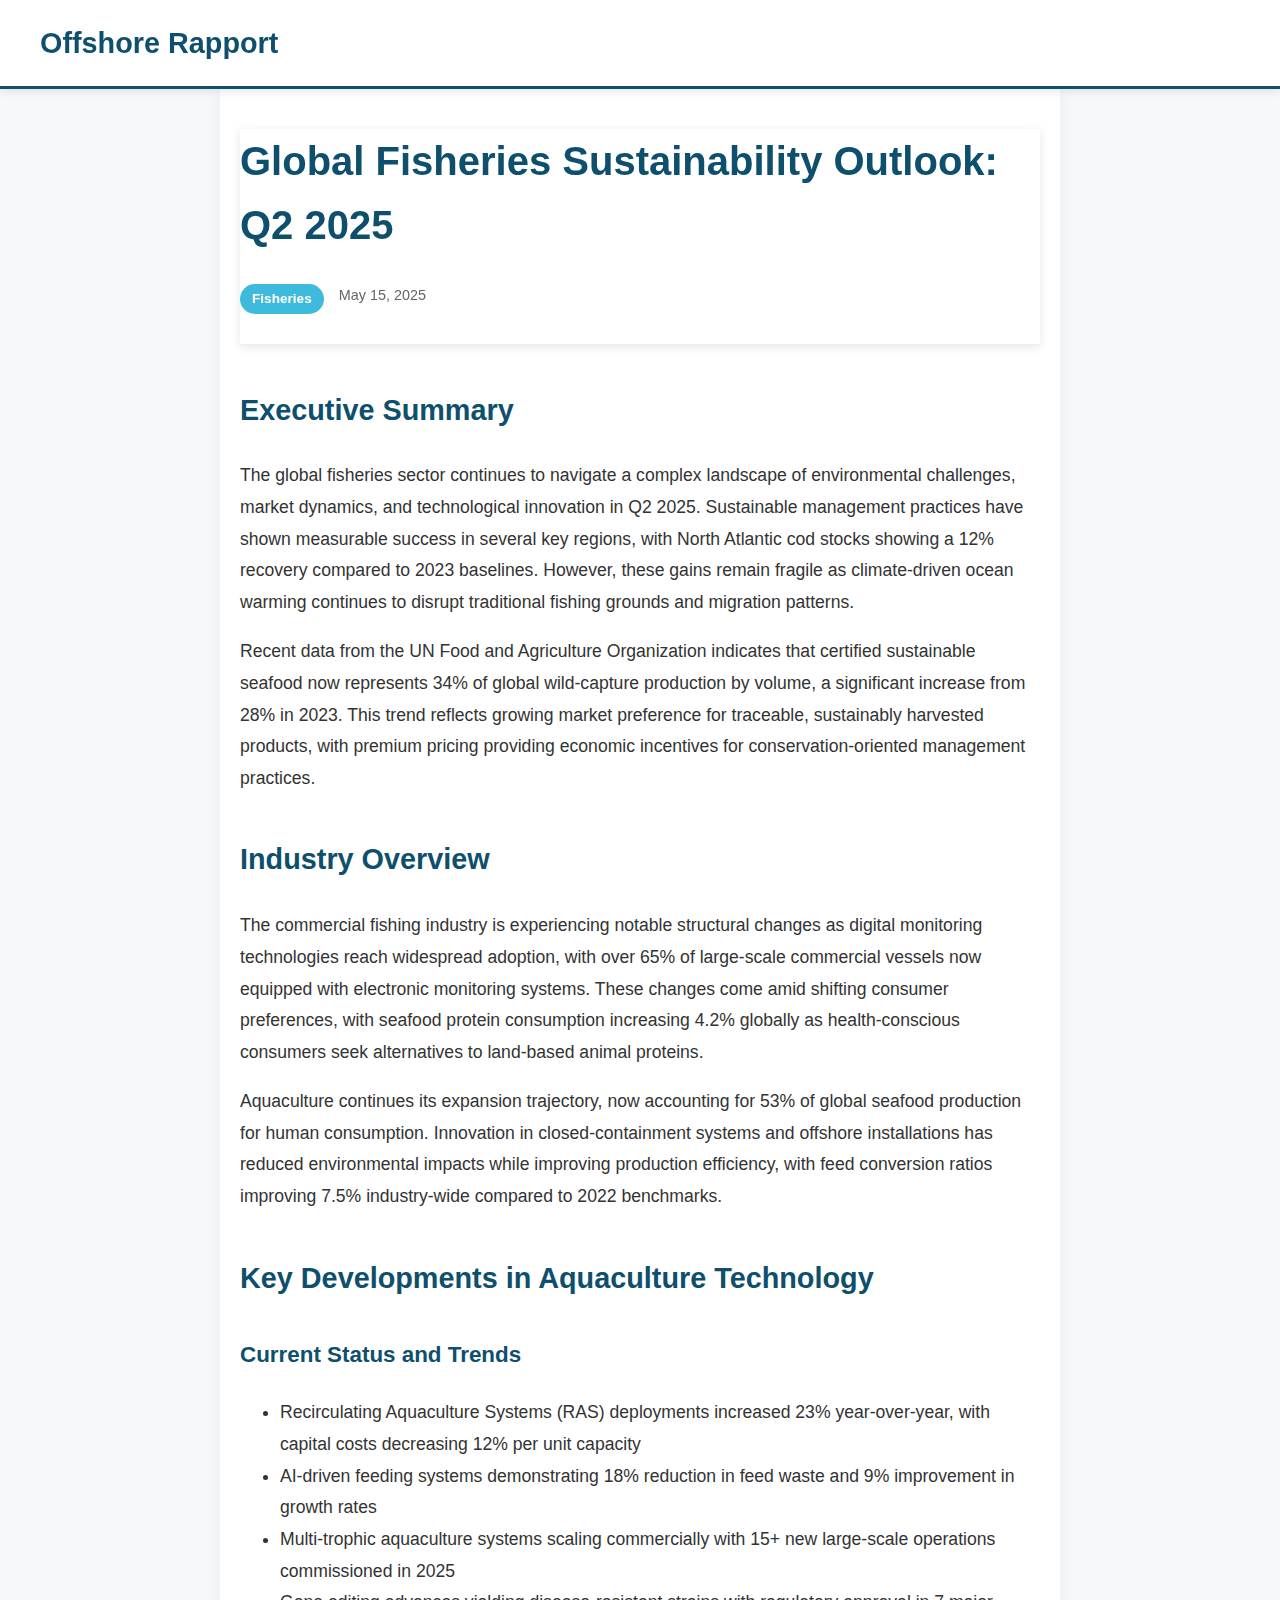
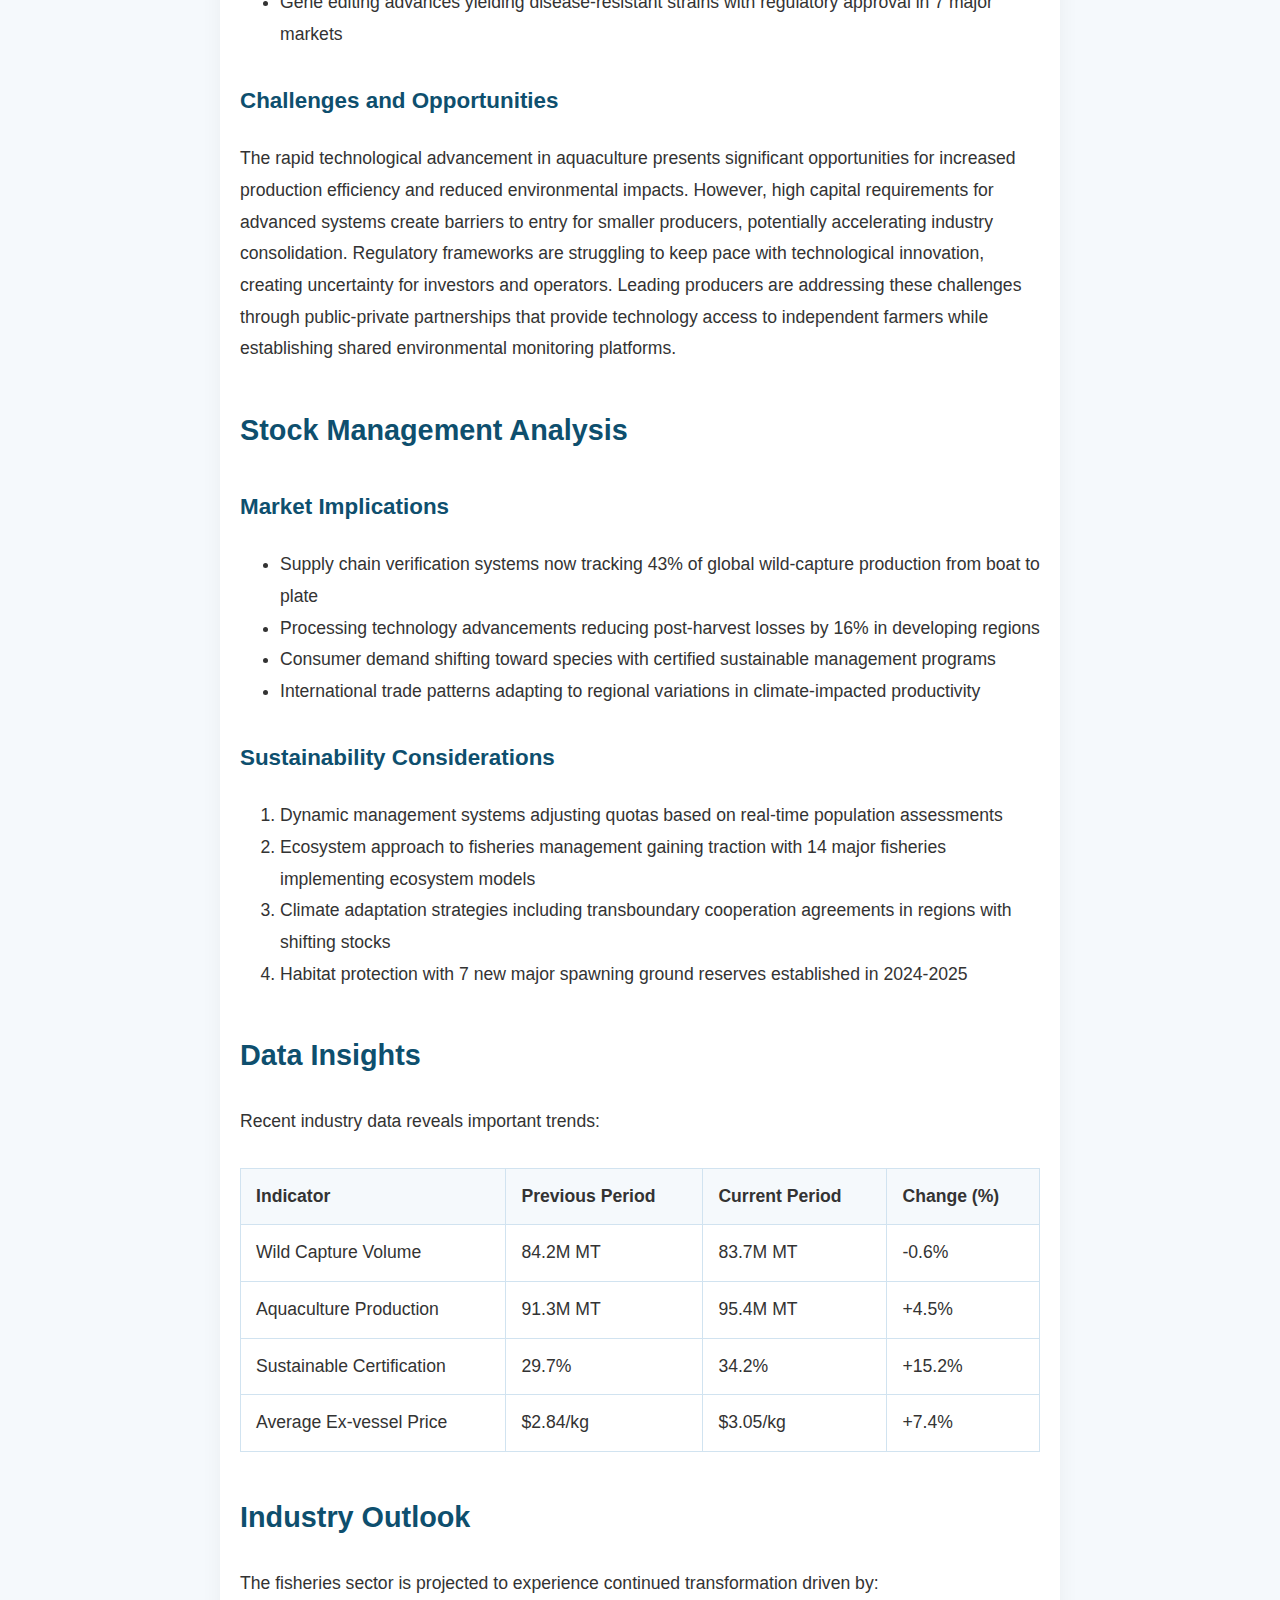
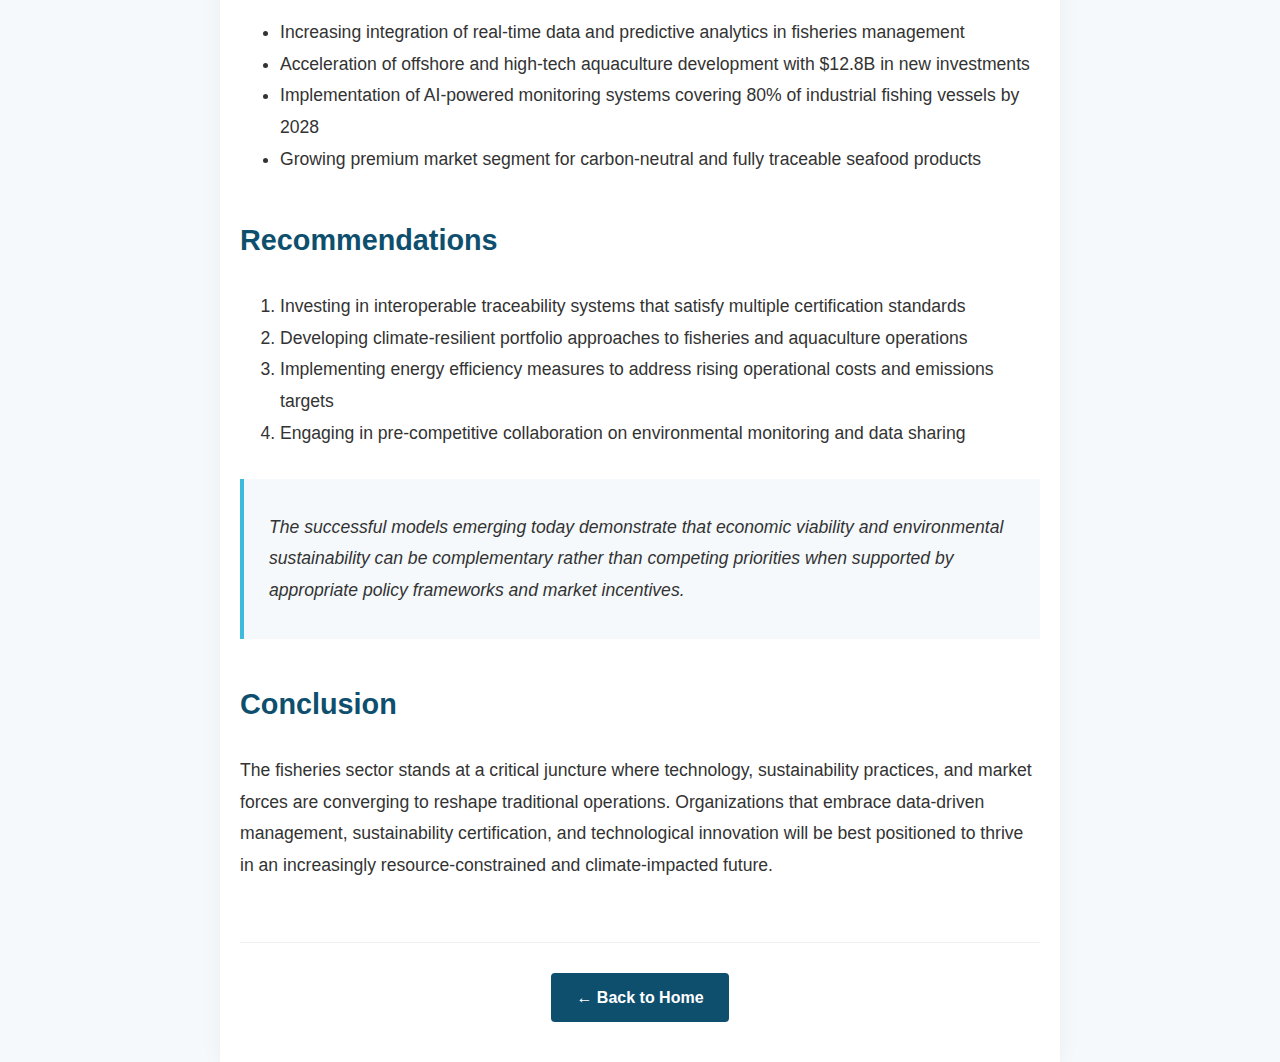
<file: sample-content.html>
<!DOCTYPE html>
<html lang="en">
<head>
  <meta charset="UTF-8">
  <meta name="viewport" content="width=device-width, initial-scale=1.0">
  <title>Global Fisheries Sustainability Outlook - Offshore Rapport</title>
  <link rel="stylesheet" href="css/content-styles.css">
  <style>
    :root {
      --primary-color: #0e4f6e;
      --secondary-color: #2a8dbc;
      --accent-color: #3dbadc;
      --text-color: #333;
      --light-color: #f5f9fc;
      --border-color: #d1e3f0;
    }
    body {
      font-family: -apple-system, BlinkMacSystemFont, 'Segoe UI', Roboto, Oxygen, Ubuntu, Cantarell, 'Open Sans', 'Helvetica Neue', sans-serif;
      line-height: 1.6;
      margin: 0;
      padding: 0;
      color: var(--text-color);
      background-color: var(--light-color);
    }
    header {
      background-color: white;
      border-bottom: 3px solid var(--primary-color);
      box-shadow: 0 2px 10px rgba(0,0,0,0.1);
      position: sticky;
      top: 0;
      z-index: 1000;
    }
    .header-content {
      max-width: 1200px;
      margin: 0 auto;
      padding: 20px;
      display: flex;
      justify-content: space-between;
      align-items: center;
    }
    .logo {
      font-size: 1.8rem;
      font-weight: bold;
      color: var(--primary-color);
      text-decoration: none;
    }
    .main-container {
      max-width: 800px;
      margin: 0 auto;
      padding: 40px 20px;
      background-color: white;
      box-shadow: 0 0 20px rgba(0,0,0,0.05);
    }
    .content-header {
      margin-bottom: 30px;
      border-bottom: 1px solid #eee;
      padding-bottom: 20px;
    }
    .content-title {
      margin-top: 0;
      color: var(--primary-color);
      font-size: 2.5rem;
    }
    .content-meta {
      display: flex;
      font-size: 0.9rem;
      color: #666;
      margin-bottom: 10px;
    }
    .content-category, .content-date {
      margin-right: 15px;
    }
    .content-category {
      background-color: var(--accent-color);
      color: white;
      padding: 4px 12px;
      border-radius: 15px;
      font-size: 0.85rem;
      font-weight: bold;
    }
    .content-body {
      line-height: 1.8;
      font-size: 1.1rem;
    }
    .content-body h2 {
      color: var(--primary-color);
      margin-top: 40px;
      font-size: 1.8rem;
    }
    .content-body h3 {
      color: var(--primary-color);
      margin-top: 30px;
      font-size: 1.4rem;
    }
    .content-body table {
      width: 100%;
      border-collapse: collapse;
      margin: 30px 0;
    }
    .content-body th, .content-body td {
      border: 1px solid var(--border-color);
      padding: 12px 15px;
      text-align: left;
    }
    .content-body th {
      background-color: var(--light-color);
      font-weight: 600;
    }
    .content-body blockquote {
      border-left: 4px solid var(--accent-color);
      margin: 30px 0;
      padding: 15px 25px;
      background-color: var(--light-color);
      font-style: italic;
      font-size: 1.1rem;
    }
    .navigation {
      margin-top: 60px;
      text-align: center;
      padding-top: 30px;
      border-top: 1px solid #eee;
    }
    .navigation a {
      display: inline-block;
      padding: 12px 25px;
      background-color: var(--primary-color);
      color: white;
      text-decoration: none;
      border-radius: 4px;
      font-weight: 600;
      transition: background-color 0.3s;
    }
    .navigation a:hover {
      background-color: var(--secondary-color);
    }
  </style>
</head>
<body>
  <header>
    <div class="header-content">
      <a href="index.html" class="logo">Offshore Rapport</a>
    </div>
  </header>
  
  <div class="main-container">
    <article class="content">
      <header class="content-header">
      <h1 class="content-title">Global Fisheries Sustainability Outlook: Q2 2025</h1>
      <div class="content-meta">
        <span class="content-category">Fisheries</span>
        <span class="content-date">May 15, 2025</span>
      </div>
    </header>
    
    <div class="content-body">
      <h2>Executive Summary</h2>
      
      <p>The global fisheries sector continues to navigate a complex landscape of environmental challenges, market dynamics, and technological innovation in Q2 2025. Sustainable management practices have shown measurable success in several key regions, with North Atlantic cod stocks showing a 12% recovery compared to 2023 baselines. However, these gains remain fragile as climate-driven ocean warming continues to disrupt traditional fishing grounds and migration patterns.</p>

      <p>Recent data from the UN Food and Agriculture Organization indicates that certified sustainable seafood now represents 34% of global wild-capture production by volume, a significant increase from 28% in 2023. This trend reflects growing market preference for traceable, sustainably harvested products, with premium pricing providing economic incentives for conservation-oriented management practices.</p>

      <h2>Industry Overview</h2>

      <p>The commercial fishing industry is experiencing notable structural changes as digital monitoring technologies reach widespread adoption, with over 65% of large-scale commercial vessels now equipped with electronic monitoring systems. These changes come amid shifting consumer preferences, with seafood protein consumption increasing 4.2% globally as health-conscious consumers seek alternatives to land-based animal proteins.</p>

      <p>Aquaculture continues its expansion trajectory, now accounting for 53% of global seafood production for human consumption. Innovation in closed-containment systems and offshore installations has reduced environmental impacts while improving production efficiency, with feed conversion ratios improving 7.5% industry-wide compared to 2022 benchmarks.</p>

      <h2>Key Developments in Aquaculture Technology</h2>

      <h3>Current Status and Trends</h3>
      <ul>
        <li>Recirculating Aquaculture Systems (RAS) deployments increased 23% year-over-year, with capital costs decreasing 12% per unit capacity</li>
        <li>AI-driven feeding systems demonstrating 18% reduction in feed waste and 9% improvement in growth rates</li>
        <li>Multi-trophic aquaculture systems scaling commercially with 15+ new large-scale operations commissioned in 2025</li>
        <li>Gene editing advances yielding disease-resistant strains with regulatory approval in 7 major markets</li>
      </ul>

      <h3>Challenges and Opportunities</h3>
      <p>The rapid technological advancement in aquaculture presents significant opportunities for increased production efficiency and reduced environmental impacts. However, high capital requirements for advanced systems create barriers to entry for smaller producers, potentially accelerating industry consolidation. Regulatory frameworks are struggling to keep pace with technological innovation, creating uncertainty for investors and operators. Leading producers are addressing these challenges through public-private partnerships that provide technology access to independent farmers while establishing shared environmental monitoring platforms.</p>

      <h2>Stock Management Analysis</h2>

      <h3>Market Implications</h3>
      <ul>
        <li>Supply chain verification systems now tracking 43% of global wild-capture production from boat to plate</li>
        <li>Processing technology advancements reducing post-harvest losses by 16% in developing regions</li>
        <li>Consumer demand shifting toward species with certified sustainable management programs</li>
        <li>International trade patterns adapting to regional variations in climate-impacted productivity</li>
      </ul>

      <h3>Sustainability Considerations</h3>
      <ol>
        <li>Dynamic management systems adjusting quotas based on real-time population assessments</li>
        <li>Ecosystem approach to fisheries management gaining traction with 14 major fisheries implementing ecosystem models</li>
        <li>Climate adaptation strategies including transboundary cooperation agreements in regions with shifting stocks</li>
        <li>Habitat protection with 7 new major spawning ground reserves established in 2024-2025</li>
      </ol>

      <h2>Data Insights</h2>

      <p>Recent industry data reveals important trends:</p>

      <table>
        <thead>
          <tr>
            <th>Indicator</th>
            <th>Previous Period</th>
            <th>Current Period</th>
            <th>Change (%)</th>
          </tr>
        </thead>
        <tbody>
          <tr>
            <td>Wild Capture Volume</td>
            <td>84.2M MT</td>
            <td>83.7M MT</td>
            <td>-0.6%</td>
          </tr>
          <tr>
            <td>Aquaculture Production</td>
            <td>91.3M MT</td>
            <td>95.4M MT</td>
            <td>+4.5%</td>
          </tr>
          <tr>
            <td>Sustainable Certification</td>
            <td>29.7%</td>
            <td>34.2%</td>
            <td>+15.2%</td>
          </tr>
          <tr>
            <td>Average Ex-vessel Price</td>
            <td>$2.84/kg</td>
            <td>$3.05/kg</td>
            <td>+7.4%</td>
          </tr>
        </tbody>
      </table>

      <h2>Industry Outlook</h2>

      <p>The fisheries sector is projected to experience continued transformation driven by:</p>
      <ul>
        <li>Increasing integration of real-time data and predictive analytics in fisheries management</li>
        <li>Acceleration of offshore and high-tech aquaculture development with $12.8B in new investments</li>
        <li>Implementation of AI-powered monitoring systems covering 80% of industrial fishing vessels by 2028</li>
        <li>Growing premium market segment for carbon-neutral and fully traceable seafood products</li>
      </ul>

      <h2>Recommendations</h2>

      <ol>
        <li>Investing in interoperable traceability systems that satisfy multiple certification standards</li>
        <li>Developing climate-resilient portfolio approaches to fisheries and aquaculture operations</li>
        <li>Implementing energy efficiency measures to address rising operational costs and emissions targets</li>
        <li>Engaging in pre-competitive collaboration on environmental monitoring and data sharing</li>
      </ol>

      <blockquote>
        <p>The successful models emerging today demonstrate that economic viability and environmental sustainability can be complementary rather than competing priorities when supported by appropriate policy frameworks and market incentives.</p>
      </blockquote>

      <h2>Conclusion</h2>

      <p>The fisheries sector stands at a critical juncture where technology, sustainability practices, and market forces are converging to reshape traditional operations. Organizations that embrace data-driven management, sustainability certification, and technological innovation will be best positioned to thrive in an increasingly resource-constrained and climate-impacted future.</p>
    </div>
  </article>
  
      <div class="navigation">
        <a href="index.html">← Back to Home</a>
      </div>
    </article>
  </div>
</body>
</html>
</file>
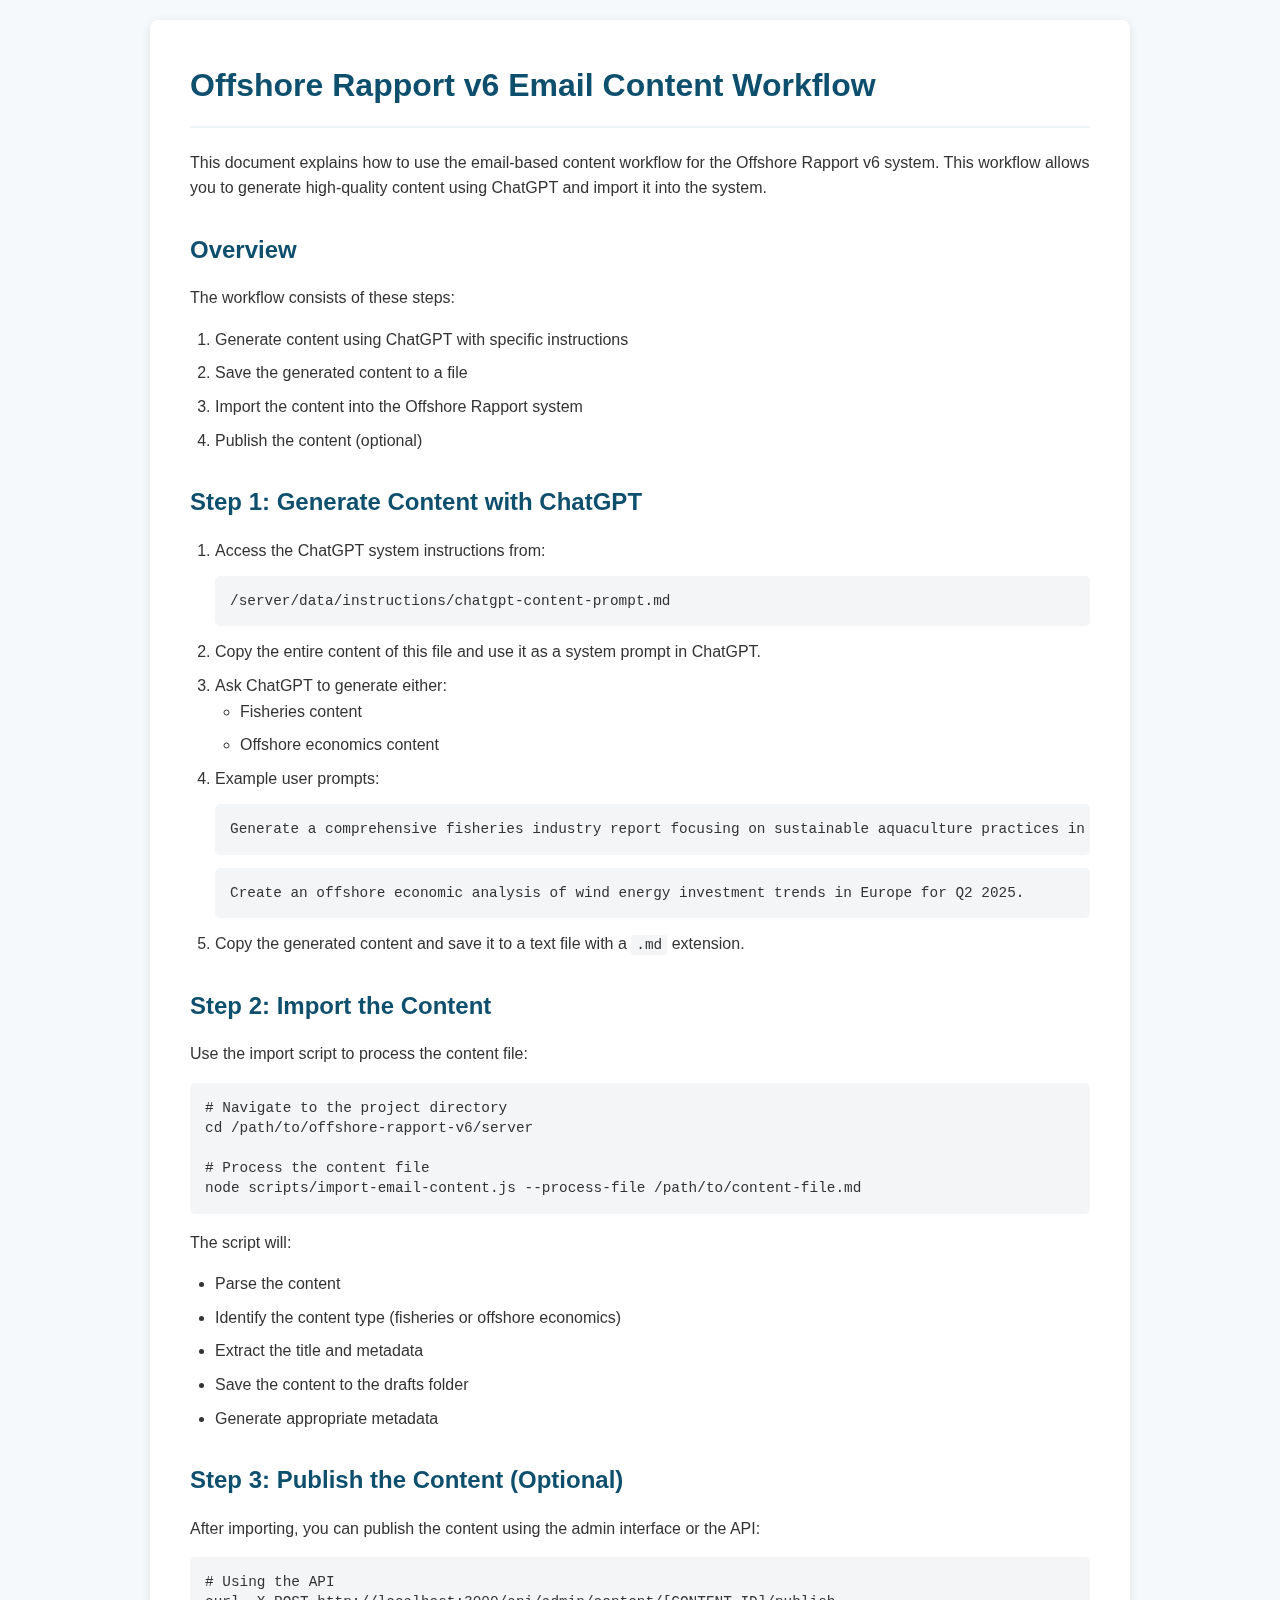
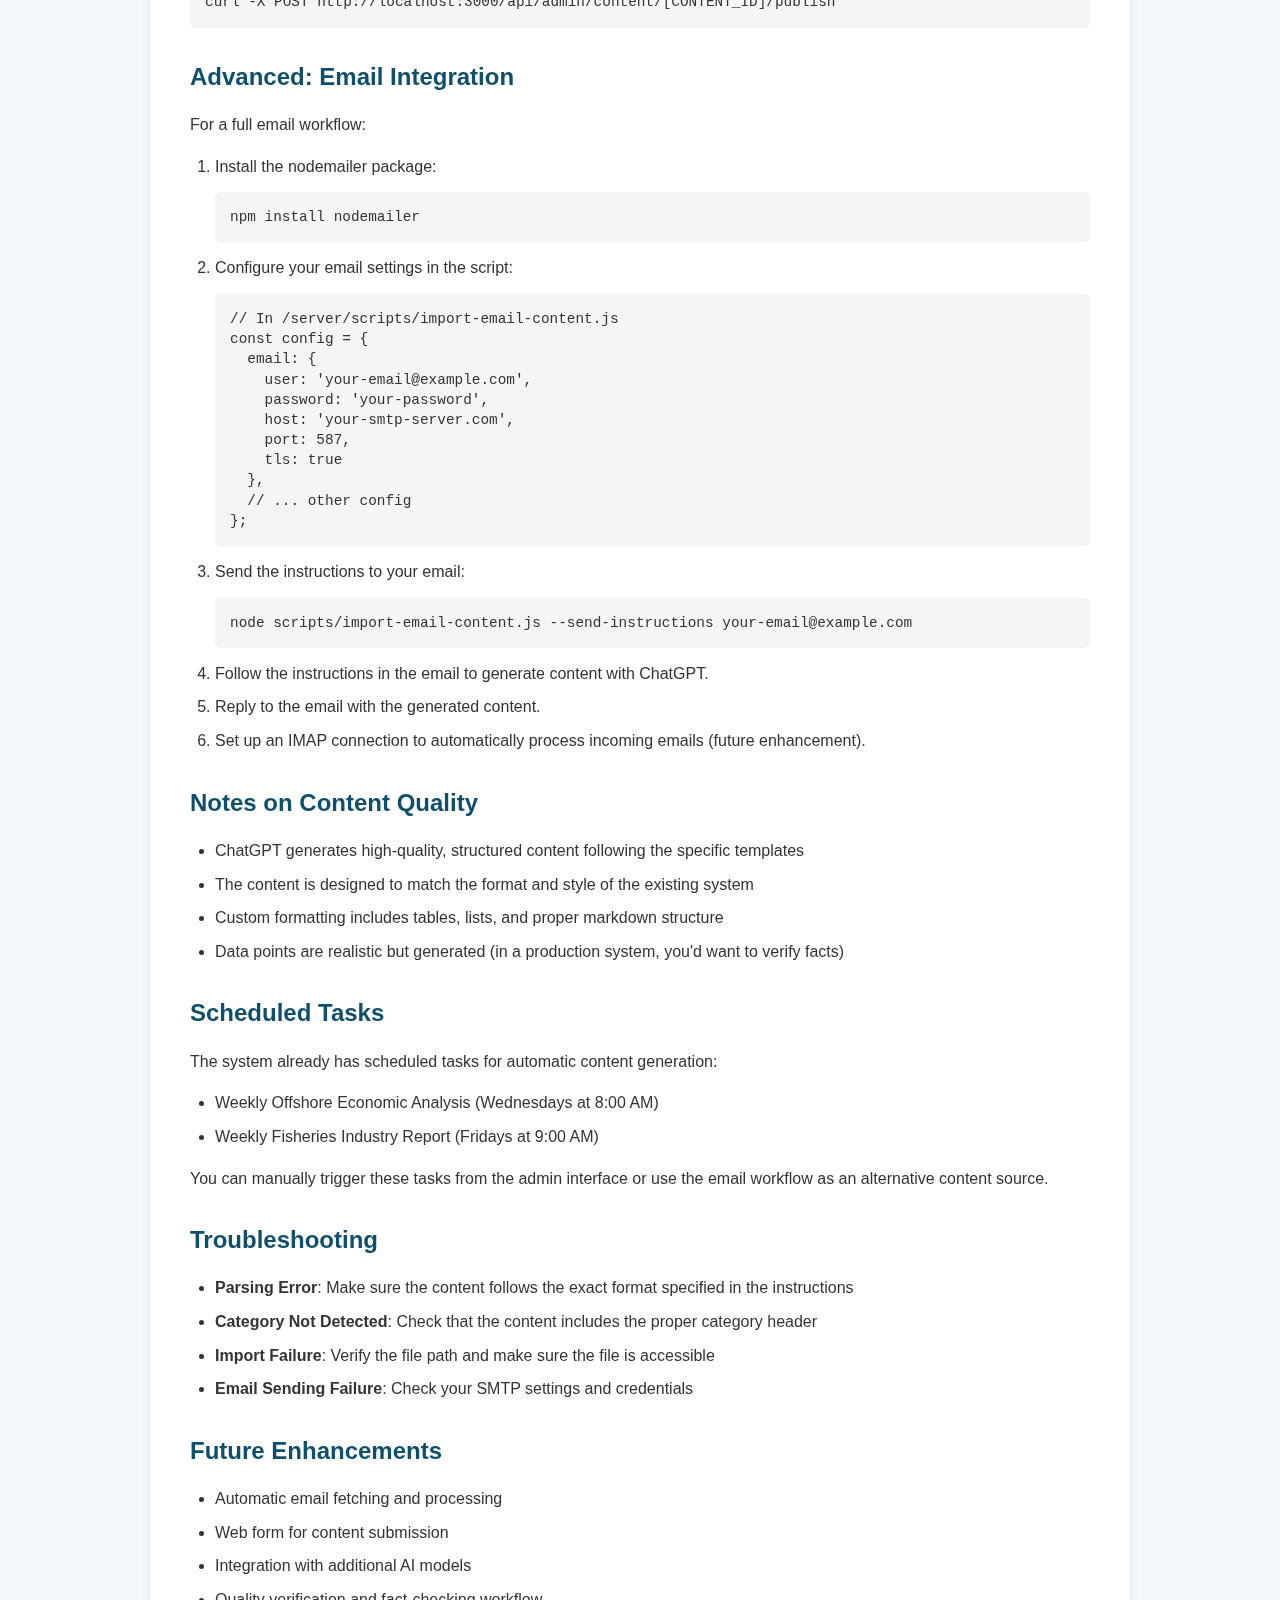
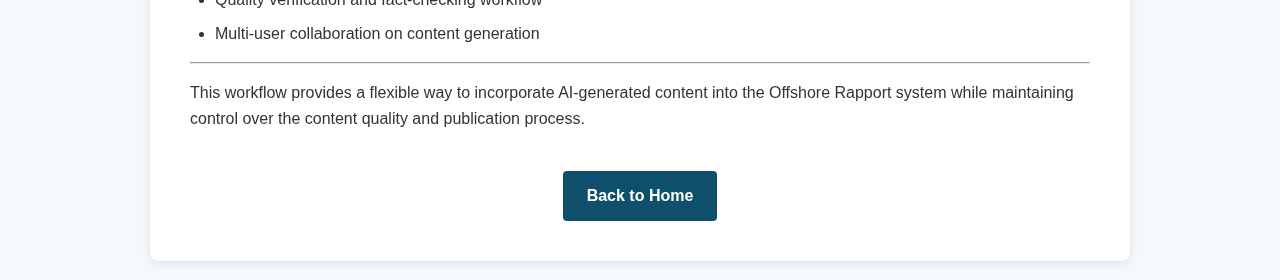
<file: workflow.html>
<!DOCTYPE html>
<html lang="en">
<head>
  <meta charset="UTF-8">
  <meta name="viewport" content="width=device-width, initial-scale=1.0">
  <title>Email Content Workflow - Offshore Rapport v6</title>
  <link rel="stylesheet" href="css/content-styles.css">
  <style>
    body {
      font-family: -apple-system, BlinkMacSystemFont, 'Segoe UI', Roboto, Oxygen, Ubuntu, Cantarell, 'Open Sans', 'Helvetica Neue', sans-serif;
      line-height: 1.6;
      color: #333;
      background-color: #f5f9fc;
      margin: 0;
      padding: 20px;
    }

    .container {
      max-width: 900px;
      margin: 0 auto;
      background-color: white;
      padding: 40px;
      border-radius: 8px;
      box-shadow: 0 2px 10px rgba(0, 0, 0, 0.1);
    }

    h1 {
      color: #0e4f6e;
      margin-top: 0;
      padding-bottom: 15px;
      border-bottom: 2px solid #eef5f9;
    }

    h2 {
      color: #0e4f6e;
      margin-top: 30px;
      margin-bottom: 15px;
    }

    h3 {
      color: #2a8dbc;
      margin-top: 25px;
      margin-bottom: 10px;
    }

    code {
      background-color: #f3f5f7;
      padding: 2px 5px;
      border-radius: 3px;
      font-family: 'SFMono-Regular', Consolas, 'Liberation Mono', Menlo, monospace;
      font-size: 0.9em;
    }

    pre {
      background-color: #f3f5f7;
      padding: 15px;
      border-radius: 5px;
      overflow: auto;
      line-height: 1.4;
    }

    pre code {
      background: none;
      padding: 0;
    }

    a {
      color: #2a8dbc;
      text-decoration: none;
    }

    a:hover {
      text-decoration: underline;
    }

    ul, ol {
      padding-left: 25px;
    }

    li {
      margin-bottom: 8px;
    }

    blockquote {
      margin: 0;
      padding-left: 20px;
      border-left: 4px solid #d1e3f0;
      color: #4a5568;
    }

    .navigation {
      margin-top: 40px;
      text-align: center;
    }

    .btn {
      display: inline-block;
      background-color: #0e4f6e;
      color: white;
      padding: 12px 24px;
      border-radius: 4px;
      text-decoration: none;
      font-weight: 600;
      transition: background-color 0.3s;
    }

    .btn:hover {
      background-color: #0c3f58;
      text-decoration: none;
    }
  </style>
</head>
<body>
  <div class="container">
    <h1>Offshore Rapport v6 Email Content Workflow</h1>
    
    <p>This document explains how to use the email-based content workflow for the Offshore Rapport v6 system. This workflow allows you to generate high-quality content using ChatGPT and import it into the system.</p>
    
    <h2>Overview</h2>
    
    <p>The workflow consists of these steps:</p>
    
    <ol>
      <li>Generate content using ChatGPT with specific instructions</li>
      <li>Save the generated content to a file</li>
      <li>Import the content into the Offshore Rapport system</li>
      <li>Publish the content (optional)</li>
    </ol>
    
    <h2>Step 1: Generate Content with ChatGPT</h2>
    
    <ol>
      <li>Access the ChatGPT system instructions from:
        <pre><code>/server/data/instructions/chatgpt-content-prompt.md</code></pre>
      </li>
      <li>Copy the entire content of this file and use it as a system prompt in ChatGPT.</li>
      <li>Ask ChatGPT to generate either:
        <ul>
          <li>Fisheries content</li>
          <li>Offshore economics content</li>
        </ul>
      </li>
      <li>Example user prompts:
        <pre><code>Generate a comprehensive fisheries industry report focusing on sustainable aquaculture practices in the North Atlantic region.</code></pre>
        <pre><code>Create an offshore economic analysis of wind energy investment trends in Europe for Q2 2025.</code></pre>
      </li>
      <li>Copy the generated content and save it to a text file with a <code>.md</code> extension.</li>
    </ol>
    
    <h2>Step 2: Import the Content</h2>
    
    <p>Use the import script to process the content file:</p>
    
    <pre><code># Navigate to the project directory
cd /path/to/offshore-rapport-v6/server

# Process the content file
node scripts/import-email-content.js --process-file /path/to/content-file.md</code></pre>
    
    <p>The script will:</p>
    <ul>
      <li>Parse the content</li>
      <li>Identify the content type (fisheries or offshore economics)</li>
      <li>Extract the title and metadata</li>
      <li>Save the content to the drafts folder</li>
      <li>Generate appropriate metadata</li>
    </ul>
    
    <h2>Step 3: Publish the Content (Optional)</h2>
    
    <p>After importing, you can publish the content using the admin interface or the API:</p>
    
    <pre><code># Using the API
curl -X POST http://localhost:3000/api/admin/content/[CONTENT_ID]/publish</code></pre>
    
    <h2>Advanced: Email Integration</h2>
    
    <p>For a full email workflow:</p>
    
    <ol>
      <li>Install the nodemailer package:
        <pre><code>npm install nodemailer</code></pre>
      </li>
      <li>Configure your email settings in the script:
        <pre><code>// In /server/scripts/import-email-content.js
const config = {
  email: {
    user: 'your-email@example.com',
    password: 'your-password',
    host: 'your-smtp-server.com',
    port: 587,
    tls: true
  },
  // ... other config
};</code></pre>
      </li>
      <li>Send the instructions to your email:
        <pre><code>node scripts/import-email-content.js --send-instructions your-email@example.com</code></pre>
      </li>
      <li>Follow the instructions in the email to generate content with ChatGPT.</li>
      <li>Reply to the email with the generated content.</li>
      <li>Set up an IMAP connection to automatically process incoming emails (future enhancement).</li>
    </ol>
    
    <h2>Notes on Content Quality</h2>
    
    <ul>
      <li>ChatGPT generates high-quality, structured content following the specific templates</li>
      <li>The content is designed to match the format and style of the existing system</li>
      <li>Custom formatting includes tables, lists, and proper markdown structure</li>
      <li>Data points are realistic but generated (in a production system, you'd want to verify facts)</li>
    </ul>
    
    <h2>Scheduled Tasks</h2>
    
    <p>The system already has scheduled tasks for automatic content generation:</p>
    
    <ul>
      <li>Weekly Offshore Economic Analysis (Wednesdays at 8:00 AM)</li>
      <li>Weekly Fisheries Industry Report (Fridays at 9:00 AM)</li>
    </ul>
    
    <p>You can manually trigger these tasks from the admin interface or use the email workflow as an alternative content source.</p>
    
    <h2>Troubleshooting</h2>
    
    <ul>
      <li><strong>Parsing Error</strong>: Make sure the content follows the exact format specified in the instructions</li>
      <li><strong>Category Not Detected</strong>: Check that the content includes the proper category header</li>
      <li><strong>Import Failure</strong>: Verify the file path and make sure the file is accessible</li>
      <li><strong>Email Sending Failure</strong>: Check your SMTP settings and credentials</li>
    </ul>
    
    <h2>Future Enhancements</h2>
    
    <ul>
      <li>Automatic email fetching and processing</li>
      <li>Web form for content submission</li>
      <li>Integration with additional AI models</li>
      <li>Quality verification and fact-checking workflow</li>
      <li>Multi-user collaboration on content generation</li>
    </ul>
    
    <hr>
    
    <p>This workflow provides a flexible way to incorporate AI-generated content into the Offshore Rapport system while maintaining control over the content quality and publication process.</p>
    
    <div class="navigation">
      <a href="index.html" class="btn">Back to Home</a>
    </div>
  </div>
</body>
</html>
</file>
<file: css/content-styles.css>
/**
 * Content Styles for Offshore Rapport Public Site
 */

/* Category filter */
.category-filter {
    background-color: #f8f0e3;
    padding: 2rem 0;
    border-bottom: 1px solid rgba(0, 18, 51, 0.1);
    margin-bottom: 2rem;
}

.category-filter h3 {
    text-align: center;
    margin-bottom: 1.5rem;
    color: #003049;
    font-size: 1.5rem;
}

.category-buttons {
    display: flex;
    justify-content: center;
    gap: 1rem;
    flex-wrap: wrap;
}

.category-btn {
    background-color: white;
    border: 2px solid #003049;
    border-radius: 30px;
    padding: 0.5rem 1.25rem;
    font-weight: 600;
    color: #003049;
    cursor: pointer;
    transition: all 0.3s ease;
}

.category-btn:hover {
    background-color: #e6f2ff;
}

.category-btn.active {
    background-color: #003049;
    color: white;
}

/* Articles grid */
.articles {
    display: grid;
    grid-template-columns: repeat(auto-fill, minmax(300px, 1fr));
    gap: 2rem;
    margin-bottom: 3rem;
}

/* Article cards */
.article-card {
    background: white;
    border-radius: 8px;
    overflow: hidden;
    box-shadow: 0 4px 6px rgba(0,0,0,0.05);
    transition: transform 0.3s ease, box-shadow 0.3s ease;
    position: relative;
    padding-top: 3px;
    height: 100%;
    display: flex;
    flex-direction: column;
    cursor: pointer;
}

.article-card::before {
    content: '';
    position: absolute;
    top: 0;
    left: 0;
    right: 0;
    height: 3px;
    background: linear-gradient(to right, #0466c8, #0496ff);
    z-index: 1;
}

.article-card:hover {
    transform: translateY(-5px);
    box-shadow: 0 10px 15px rgba(0,0,0,0.07);
}

.article-content {
    padding: 1.5rem;
    display: flex;
    flex-direction: column;
    flex-grow: 1;
}

.article-meta {
    display: flex;
    justify-content: space-between;
    margin-bottom: 1rem;
    font-size: 0.875rem;
}

.article-category {
    background-color: #e6f2ff;
    color: #0466c8;
    padding: 0.25rem 0.75rem;
    border-radius: 20px;
    font-weight: 600;
    text-transform: capitalize;
}

.article-date {
    color: #6c757d;
}

.article-title {
    margin-top: 0;
    margin-bottom: 1rem;
    font-size: 1.5rem;
    color: #001233;
    line-height: 1.3;
}

.article-excerpt {
    color: #6c757d;
    margin-bottom: 1.5rem;
    line-height: 1.6;
    flex-grow: 1;
}

.article-footer {
    display: flex;
    justify-content: space-between;
    align-items: center;
    margin-top: auto;
}

.reading-time {
    font-size: 0.875rem;
    color: #6c757d;
}

/* Content modal */
.content-modal {
    position: fixed;
    top: 0;
    left: 0;
    width: 100%;
    height: 100%;
    background-color: rgba(0, 0, 0, 0.7);
    z-index: 1000;
    display: none;
    justify-content: center;
    align-items: center;
    opacity: 0;
    transition: opacity 0.3s ease;
}

.content-modal.active {
    display: flex;
    opacity: 1;
}

body.modal-open {
    overflow: hidden;
}

.content-modal-container {
    background-color: white;
    border-radius: 8px;
    width: 90%;
    max-width: 800px;
    max-height: 90vh;
    overflow-y: auto;
    box-shadow: 0 5px 15px rgba(0, 0, 0, 0.2);
    animation: slideUp 0.3s ease;
}

@keyframes slideUp {
    from {
        transform: translateY(30px);
        opacity: 0;
    }
    to {
        transform: translateY(0);
        opacity: 1;
    }
}

.content-modal-header {
    display: flex;
    justify-content: space-between;
    align-items: center;
    padding: 1.5rem;
    border-bottom: 1px solid #e0e0e0;
}

.content-modal-title {
    margin: 0;
    font-size: 1.75rem;
    color: #001233;
}

.content-modal-close {
    background: none;
    border: none;
    font-size: 2rem;
    cursor: pointer;
    color: #6c757d;
    transition: color 0.2s ease;
}

.content-modal-close:hover {
    color: #001233;
}

.content-modal-content {
    padding: 1.5rem;
}

.content-modal-meta {
    display: flex;
    gap: 1.5rem;
    margin-bottom: 1.5rem;
    font-size: 0.875rem;
    color: #6c757d;
    flex-wrap: wrap;
}

.content-category {
    background-color: #e6f2ff;
    color: #0466c8;
    padding: 0.25rem 0.75rem;
    border-radius: 20px;
    font-weight: 600;
    text-transform: capitalize;
}

.content-modal-body {
    line-height: 1.8;
}

/* Markdown content styling */
.markdown-content h1, 
.markdown-content h2, 
.markdown-content h3, 
.markdown-content h4 {
    color: #001233;
    margin-top: 2rem;
    margin-bottom: 1rem;
    line-height: 1.3;
}

.markdown-content h1 {
    font-size: 2rem;
    border-bottom: 1px solid #e0e0e0;
    padding-bottom: 0.5rem;
}

.markdown-content h2 {
    font-size: 1.75rem;
}

.markdown-content h3 {
    font-size: 1.5rem;
}

.markdown-content h4 {
    font-size: 1.25rem;
}

.markdown-content p {
    margin-bottom: 1.5rem;
    color: #333;
}

.markdown-content ul, 
.markdown-content ol {
    margin-bottom: 1.5rem;
    padding-left: 2rem;
}

.markdown-content li {
    margin-bottom: 0.5rem;
}

.markdown-content a {
    color: #0466c8;
    text-decoration: none;
    border-bottom: 1px solid transparent;
    transition: border-color 0.2s ease;
}

.markdown-content a:hover {
    border-bottom-color: #0466c8;
}

.markdown-content blockquote {
    border-left: 4px solid #0466c8;
    padding-left: 1rem;
    margin-left: 0;
    color: #666;
    font-style: italic;
}

.markdown-content img {
    max-width: 100%;
    height: auto;
    border-radius: 8px;
    margin: 1.5rem 0;
}

/* Loading indicator */
.loading {
    text-align: center;
    padding: 3rem 0;
    color: #6c757d;
}

.empty-content, 
.error-content {
    text-align: center;
    padding: 3rem 0;
    color: #6c757d;
    font-style: italic;
}

/* Pagination controls */
.pagination {
    display: flex;
    justify-content: center;
    gap: 0.5rem;
    margin: 2rem 0;
}

.pagination-btn {
    padding: 0.5rem 1rem;
    border: 1px solid #0466c8;
    background-color: white;
    color: #0466c8;
    border-radius: 4px;
    cursor: pointer;
    transition: all 0.2s ease;
}

.pagination-btn:hover:not(.disabled) {
    background-color: #e6f2ff;
}

.pagination-btn.active {
    background-color: #0466c8;
    color: white;
}

.pagination-btn.disabled {
    opacity: 0.5;
    cursor: not-allowed;
    border-color: #ccc;
    color: #6c757d;
}

/* Responsive adjustments */
@media (max-width: 768px) {
    .category-buttons {
        flex-wrap: wrap;
    }
    
    .content-modal-container {
        width: 95%;
        max-height: 95vh;
    }
    
    .content-modal-header {
        padding: 1rem;
    }
    
    .content-modal-content {
        padding: 1rem;
    }
    
    .content-modal-title {
        font-size: 1.5rem;
    }
    
    .articles {
        grid-template-columns: 1fr;
    }
}
</file>
